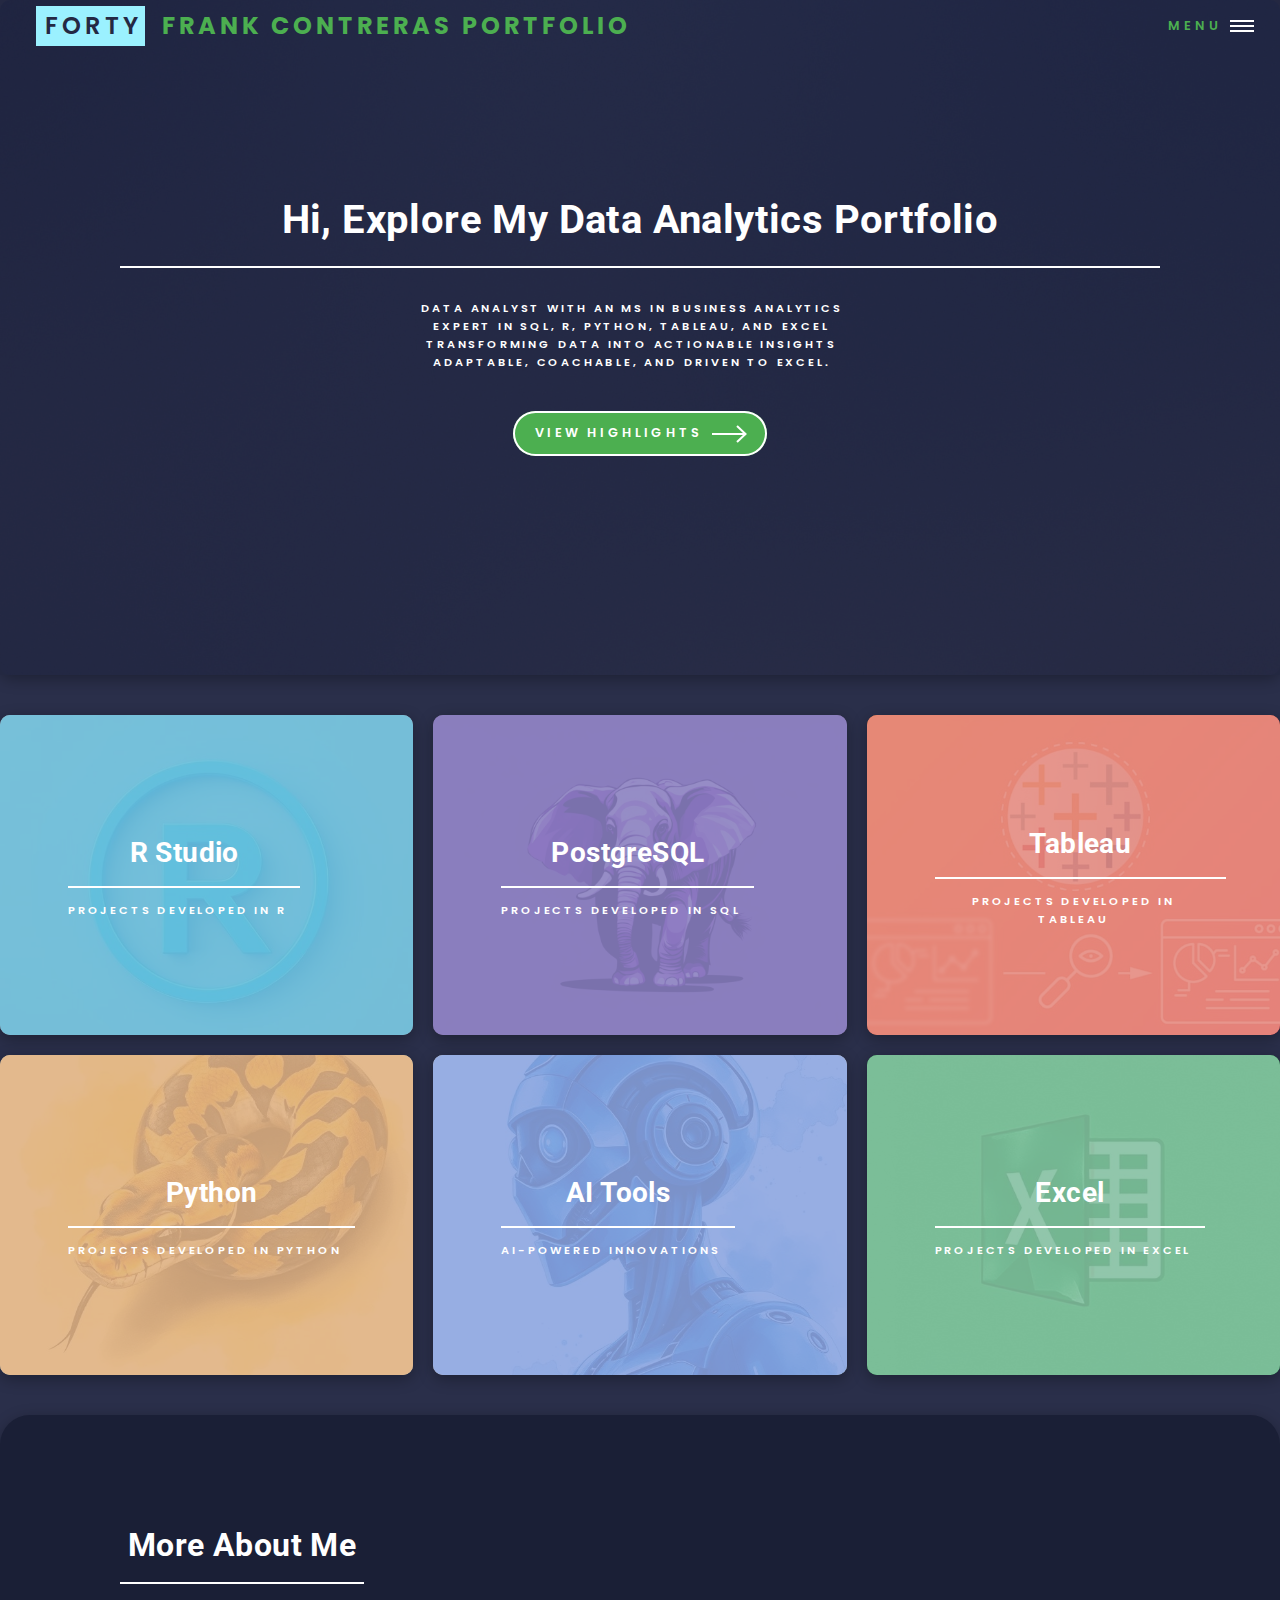
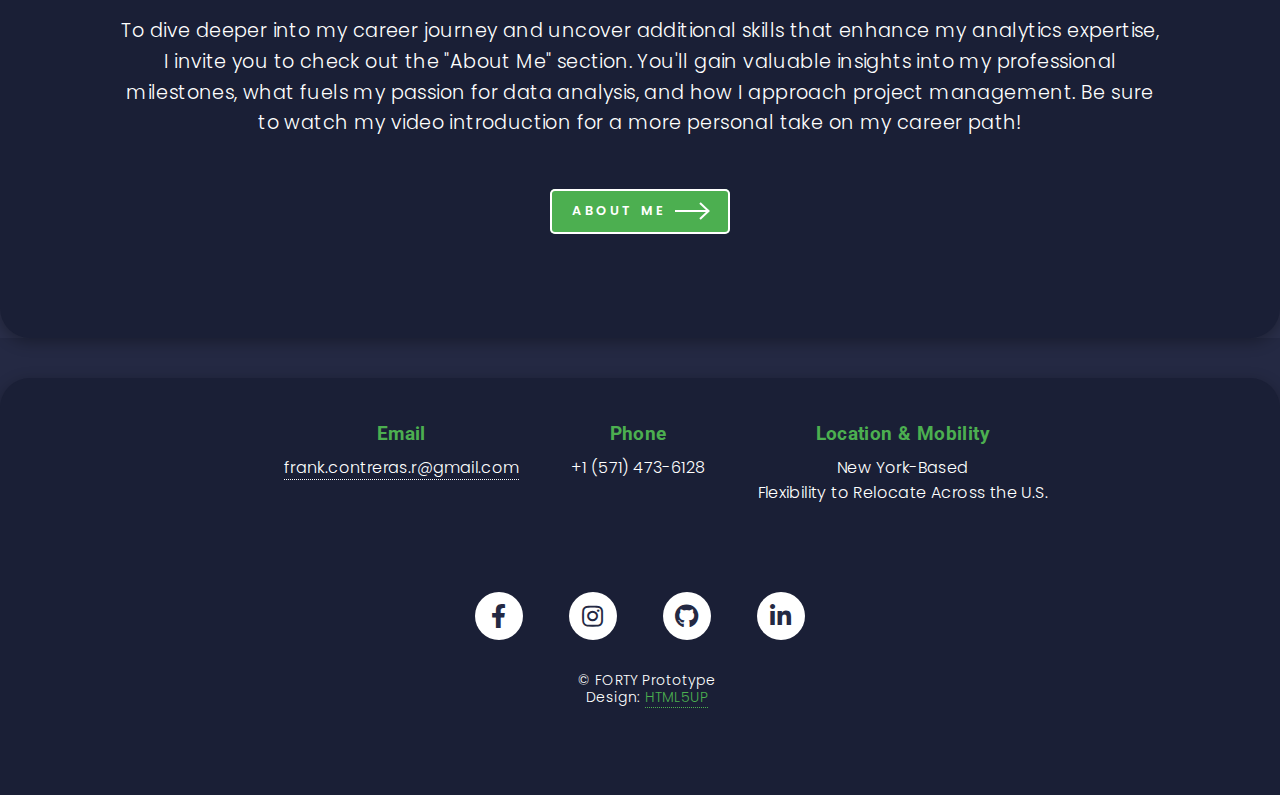
<file: index.html>
<!DOCTYPE HTML>
<!--
	Forty by HTML5 UP
	html5up.net | @ajlkn
	Free for personal and commercial use under the CCA 3.0 license (html5up.net/license)
-->
<html>
	<head>
		<title>Frank Contreras Portfolio</title>
		<meta charset="utf-8" />
		<meta name="viewport" content="width=device-width, initial-scale=1, user-scalable=no" />
		<link href="https://fonts.googleapis.com/css2?family=Roboto:wght@400;500;700&family=Poppins:wght@400;600&display=swap" rel="stylesheet">
		<link rel="stylesheet" href="assets/css/main.css" />
		<noscript><link rel="stylesheet" href="assets/css/noscript.css" /></noscript>
		<style>
			/* General Styles */
			body {
				background-color: #242943;
				color: #ffffff;
				font-family: 'Poppins', sans-serif;
				line-height: 1.6;
			}

			h1, h2, h3 {
				font-family: 'Roboto', sans-serif;
				font-weight: 700;
				color: #ffffff;
			}

			a {
				color: #4CAF50;
				text-decoration: none;
				transition: color 0.3s ease;
			}

			a:hover {
				color: #45a049;
			}

			/* Header */
			#header {
				background-color: #1a1f36;
				padding: 0px 0;
				box-shadow: 0 4px 15px rgba(0, 0, 0, 0.3);
			}

			#header .logo {
				font-size: 1.5em;
				font-weight: bold;
			}

			#header .logo span {
				color: #4CAF50;
			}

			/* Menu */
			#menu {
				background-color: #1a1f36;
				padding: 20px;
				border-radius: 8px;
				box-shadow: 0 4px 15px rgba(0, 0, 0, 0.3);
			}

			#menu .links li a {
				color: #ffffff;
				transition: color 0.3s ease;
			}

			#menu .links li a:hover {
				color: #4CAF50;
			}

			#menu .actions .button {
				background-color: #4CAF50;
				color: #ffffff;
				transition: background-color 0.3s ease;
			}

			#menu .actions .button:hover {
				background-color: #45a049;
			}

			/* Banner */
			#banner {
				background-color: #1a1f36;
				padding: 60px 0;
				text-align: center;
				border-radius: 10px;
				box-shadow: 0 4px 15px rgba(0, 0, 0, 0.3);
			}

			#banner h1 {
				font-size: 2.5em;
				margin-bottom: 20px;
			}

			#banner p {
				font-size: 1.2em;
				margin-bottom: 30px;
			}
			#banner > .inner .content {
				display: flex;
				flex-direction: column; /* Stacks the content vertically */
				align-items: center; /* Centers the content horizontally */
				justify-content: center; /* Centers vertically */
				margin: 0 0 2em 0;
				text-align: center;
			}

			#banner .actions {
				margin-top: 20px; /* Adds space between content and button */
			}	
			#banner .button {
				background-color: #4CAF50;
				color: #ffffff;
				padding: -10px 70px;
				border-radius: 30px;
				transition: background-color 0.3s ease;
				margin-top: 20px; /* Adds margin above the button if needed */
			}

			#banner .button:hover {
				background-color: #45a049;
			}
			
			/* Tiles Section */
			.tiles {
				display: flex;
				flex-wrap: wrap;
				justify-content: space-between;
				gap: 20px;
				padding: 40px 0;
			}

			.tiles article {
				background-color: #1a1f36;
				border-radius: 10px;
				overflow: hidden;
				box-shadow: 0 4px 15px rgba(0, 0, 0, 0.3);
				transition: transform 0.3s ease;
				flex: 1 1 calc(33.333% - 20px);
			}

			.tiles article:hover {
				transform: translateY(-10px);
			}

			.tiles .image {
				display: block;
				width: 100%;
				height: 200px;
				overflow: hidden;
			}

			.tiles .image img {
				width: 100%;
				height: 100%;
				object-fit: cover;
			}

			.tiles .major {
				padding: 20px;
				text-align: center;
			}

			.tiles h3 {
				font-size: 1.5em;
				margin-bottom: 10px;
			}

			.tiles p {
				font-size: 1em;
				color: white;
			}

			/* About Me Section */
			#two {
				background-color: #1a1f36;
				padding: 40px 0;
				text-align: center;
				border-radius: 30px;
				box-shadow: 0 4px 15px rgba(0, 0, 0, 0.3);
				display: flex;
				flex-direction: column; /* Ensures content is stacked vertically */
				align-items: center; /* Centers the content horizontally */
				justify-content: center; /* Centers content vertically */
			}

			#two h2 {
				font-size: 2em;
				margin-bottom: 20px;
			}

			#two p {
				font-size: 1.2em;
				margin-bottom: 30px;
			}

			#two .actions {
				display: flex;
				justify-content: center; /* Centers the button horizontally */
				margin-top: 20px; /* Adds space between the paragraph and the button */
			}

			#two .button {
				background-color: #4CAF50;
				color: #ffffff;
				padding: -10px 90px;
				border-radius: 5px;
				transition: background-color 0.3s ease;
				margin-top: 20px; /* Adds space between content and button */
			}

			#two .button:hover {
				background-color: #45a049;
			}


			/* Contact Section */
			.contact-section {
				display: flex;
				justify-content: center;
				text-align: center;
				padding: 40px 20px;
				background-color: #1a1f36;
				border-radius: 30px;
				box-shadow: 0 4px 15px rgba(0, 0, 0, 0.3);
				color: #ffffff;
				margin-top: 40px;
			}

			.contact-content {
				display: flex;
				gap: 50px;
			}

			.contact-method h3 {
				margin-bottom: 5px;
				font-size: 1.2em;
				color: #4CAF50;
			}

			.contact-method a,
			.contact-method span {
				color: #ffffff;
				text-decoration: none;
				font-size: 1em;
			}

			.contact-method a:hover {
				color: #4CAF50;
				text-decoration: underline;
			}

			/* Footer */
			.footer-section {
				text-align: center;
				padding: 30px 0;
				background-color: #1a1f36;
				margin-top: -80px;
			}

			.icons {
				list-style: none;
				display: flex;
				justify-content: center;
				gap: 30px;
				padding: 0;
			}

			.icons li {
				display: inline-block;
			}

			.icons .icon {
				font-size: 24px;
				color: #4CAF50;
				transition: color 0.3s ease;
			}

			.icons .icon:hover {
				color: #45a049;
			}

			.copyright {
				margin-top: 20px;
				font-size: 14px;
				color: #a0a0a0;
			}
			.copyright p {
			margin: 0;
			line-height: 1.2;
			color: #ffffff;
			}
		</style>
	</head>
	<body class="is-preload">

		<!-- Wrapper -->
			<div id="wrapper">

				<!-- Header -->
					<header id="header" class="alt">
						<a href="index.html" class="logo"><strong>Forty</strong> <span>Frank Contreras Portfolio</span></a>
						<nav>
							<a href="#menu">Menu</a>
						</nav>
					</header>

				<!-- Menu -->
					<nav id="menu">
						<ul class="links">
							<li><a href="index.html">Home</a></li>
							<li><a href="generic.html">About Me</a></li>							
						</ul>
						<ul class="actions stacked">
							<li><a href="https://www.linkedin.com/in/frankcontrerasramos/details/certifications/" class="button primary fit">Explore Certifications</a></li>
							<li><a href="https://nycds.org/donate/" class="button fit">Fair Trial Rights</a></li>
						</ul>
					</nav>

				<!-- Banner -->
					<section id="banner" class="major">
						<div class="inner">
							<header class="major">
								<h1>Hi, Explore My Data Analytics Portfolio</h1>
							</header>
							<div class="content">
								<p> Data Analyst with an MS in Business Analytics<br /> 
									Expert in SQL, R, Python, Tableau, and Excel<br /> 
									Transforming data into actionable insights<br />
									Adaptable, coachable, and driven to excel.</p>
								<ul class="actions">
									<li><a href="#one" class="button next scrolly">View Highlights</a></li>
								</ul>
							</div>
						</div>
					</section>

				<!-- Main -->
					<div id="main">

						<!-- One -->
							<section id="one" class="tiles">
								<article>
									<span class="image">
										<img src="images/Rbanner.jpg" alt="" />
									</span>
									<header class="major">
										<h3><a href="landing.html" class="link">R Studio</a></h3>
										<p>Projects Developed in R</p>
									</header>
								</article>
								<article>
									<span class="image">
										<img src="images/Postgresql.jpg" alt="" />
									</span>
									<header class="major">
										<h3><a href="landing2.html" class="link">PostgreSQL</a></h3>
										<p>Projects Developed in SQL</p>
									</header>
								</article>
								<article>
									<span class="image">
										<img src="images/Tableau.jpg" alt="" />
									</span>
									<header class="major">
										<h3><a href="landing3.html" class="link">Tableau</a></h3>
										<p>Projects Developed in Tableau</p>
									</header>
								</article>
								<article>
									<span class="image">
										<img src="images/Python.jpg" alt="" />
									</span>
									<header class="major">
										<h3><a href="landing4.html" class="link">Python</a></h3>
										<p>Projects Developed in Python</p>
									</header>
								</article>
								<article>
									<span class="image">
										<img src="images/Ai.jpg" alt="" />
									</span>
									<header class="major">
										<h3><a href="landing5.html" class="link">AI Tools</a></h3>
										<p>AI-Powered Innovations</p>
									</header>
								</article>
								<article>
									<span class="image">
										<img src="images/Excel.jpg" alt="" />
									</span>
									<header class="major">
										<h3><a href="landing6.html" class="link">Excel</a></h3>
										<p>Projects Developed in Excel</p>
									</header>
								</article>
							</section>

						<!-- Two -->
							<section id="two">
								<div class="inner">
									<header class="major">
										<h2>More About Me</h2>
									</header>
									<p>To dive deeper into my career journey and uncover additional skills that enhance my analytics expertise, I invite you to check out the "About Me" section. You'll gain valuable insights into my professional milestones, what fuels my passion for data analysis, and how I approach project management. Be sure to watch my video introduction for a more personal take on my career path!</p>
									<ul class="actions">
										<li><a href="generic.html" class="button next">About Me</a></li>
									</ul>
								</div>
							</section>

					</div>

				<!-- Contact -->
				<section class="contact-section">
					<div class="contact-method">
						<h3>Email</h3>
						<a href="mailto:frank.contreras.r@gmail.com">frank.contreras.r@gmail.com</a>
					</div>
					<div class="contact-method">
						<h3>Phone</h3>
						<span>+1 (571) 473-6128</span>
					</div>
					<div class="contact-method">
						<h3>Location & Mobility</h3>
						<span>New York-Based<br /> Flexibility to Relocate Across the U.S.</span>
					</div>
				</section>

				<!-- Footer -->
				<footer class="footer-section">
					<div class="inner">
						<ul class="icons">
							<li><a href="https://www.facebook.com/frank.contreras.927/" class="icon brands alt fa-facebook-f"><span class="label">Facebook</span></a></li>
							<li><a href="https://www.instagram.com/frank.contreras.927/" class="icon brands alt fa-instagram"><span class="label">Instagram</span></a></li>
							<li><a href="https://github.com/FrankCoRa" class="icon brands alt fa-github"><span class="label">GitHub</span></a></li>
							<li><a href="https://www.linkedin.com/in/frankcontrerasramos/" class="icon brands alt fa-linkedin-in"><span class="label">LinkedIn</span></a></li>
						</ul>
						<ul class="copyright">
							<p>&copy; FORTY Prototype</p>
							<p>Design: <a href="https://html5up.net">HTML5UP</a></p>
						</ul>
					</div>
				</footer>

			</div>

		<!-- Scripts -->
			<script src="assets/js/jquery.min.js"></script>
			<script src="assets/js/jquery.scrolly.min.js"></script>
			<script src="assets/js/jquery.scrollex.min.js"></script>
			<script src="assets/js/browser.min.js"></script>
			<script src="assets/js/breakpoints.min.js"></script>
			<script src="assets/js/util.js"></script>
			<script src="assets/js/main.js"></script>

	</body>
</html>
</file>
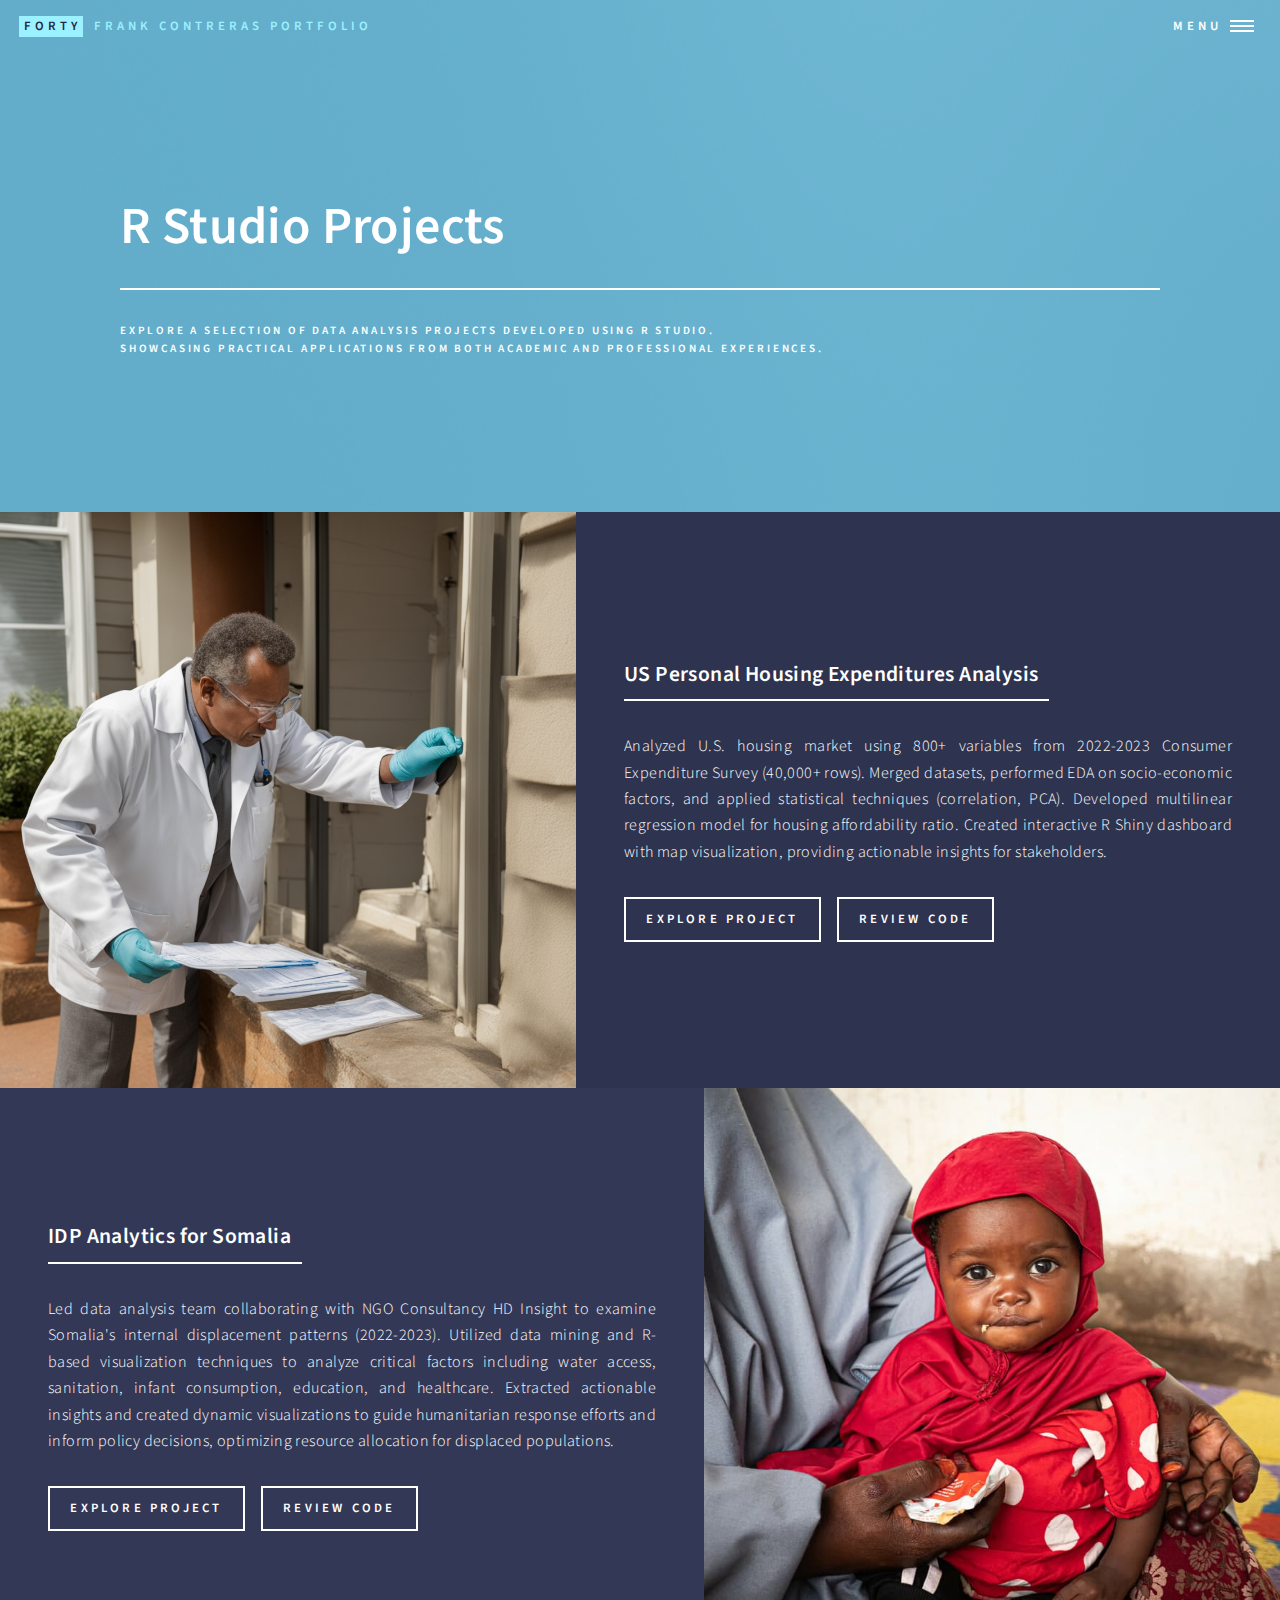
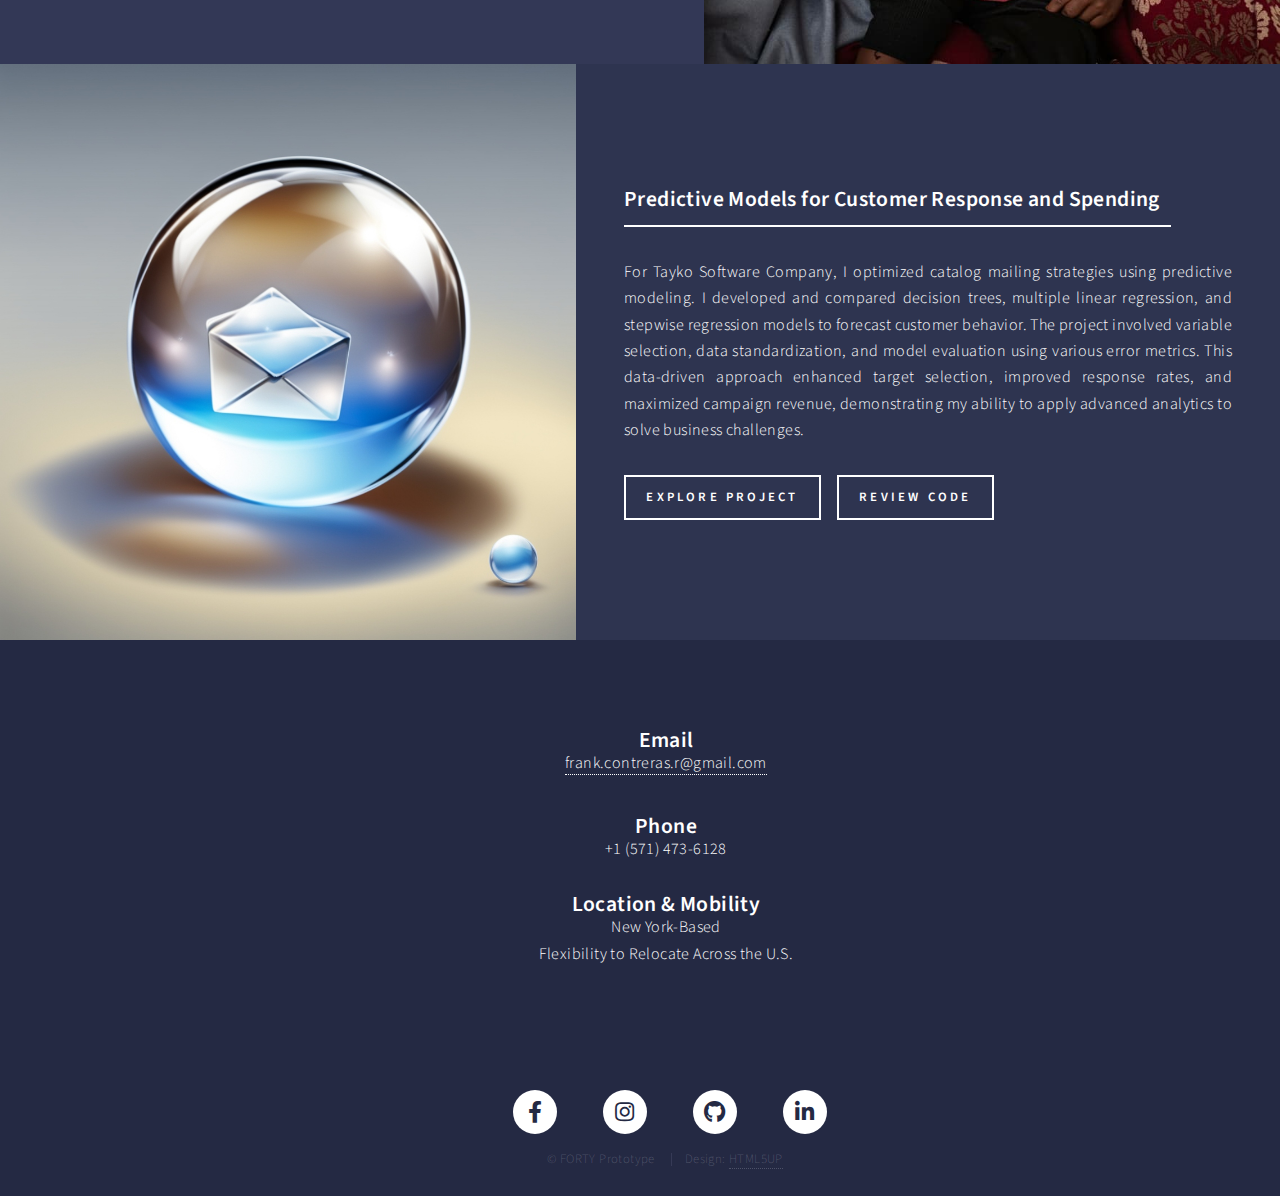
<file: landing.html>
<!DOCTYPE HTML>
<!--
	Forty by HTML5 UP
	html5up.net | @ajlkn
	Free for personal and commercial use under the CCA 3.0 license (html5up.net/license)
-->
<html>
	<head>
		<title>Landing - Forty by HTML5 UP</title>
		<meta charset="utf-8" />
		<meta name="viewport" content="width=device-width, initial-scale=1, user-scalable=no" />
		<link rel="stylesheet" href="assets/css/main.css" />
		<noscript><link rel="stylesheet" href="assets/css/noscript.css" /></noscript>
	</head>
	<body class="is-preload">

		<!-- Wrapper -->
			<div id="wrapper">

				<!-- Header -->
				<!-- Note: The "styleN" class below should match that of the banner element. -->
					<header id="header" class="alt">
						<a href="index.html" class="logo"><strong>Forty</strong> <span>Frank Contreras Portfolio</span></a>
						<nav>
							<a href="#menu">Menu</a>
						</nav>
					</header>

				<!-- Menu -->
					<nav id="menu">
						<ul class="links">
							<li><a href="index.html">Home</a></li>
							<li><a href="generic.html">About Me</a></li>							
						</ul>
						<ul class="actions stacked">
							<li><a href="https://www.linkedin.com/in/frankcontrerasramos/details/certifications/" class="button primary fit">Explore Certifications</a></li>
							<li><a href="https://nycds.org/donate/" class="button fit">Fair Trial Rights</a></li>
							
						</ul>
					</nav>

				<!-- Banner -->
				<!-- Note: The "styleN" class below should match that of the header element. STYLE1=LIGHTBLUE_COLOR -->
					<section id="banner" class="style1">
						<div class="inner">
							<span class="image">
								<img src="images/pic07.jpg" alt="" />
								
							</span>
							<header class="major">
								<h1>R Studio Projects</h1>
							</header>
							<div class="content">
								<p>Explore a selection of data analysis projects developed using R Studio.<br />
									Showcasing practical applications from both academic and professional experiences.</p>
							</div>
						</div>
					</section>

				<!-- Main -->
					<div id="main">
			
						<!-- Two -->
							<section id="two" class="spotlights">
								<section>
									<a class="image">
										<img src="images/Housing.jpg" alt="" data-position="center center" style="width: 100%; height: 100%;" />
									</a>
									<div class="content">
										<div class="inner">
											<header class="major">
												<h3>US Personal Housing Expenditures Analysis</h3>
											</header>
											<p style="text-align: justify;">Analyzed U.S. housing market using 800+ variables from 2022-2023 Consumer Expenditure Survey (40,000+ rows). Merged datasets, performed EDA on socio-economic factors, and applied statistical techniques (correlation, PCA). Developed multilinear regression model for housing affordability ratio. Created interactive R Shiny dashboard with map visualization, providing actionable insights for stakeholders.</p>
											<ul class="actions">
												<li><a href="https://drive.google.com/file/d/1SEZXvOHjMcDMby0EVk0WQ025tL7jhmJ2/view?usp=sharing" class="button" target="_blank">Explore Project</a></li>
												<li><a href="https://github.com/FrankCoRa/Data_Analytics_Project_R" class="button" target="_blank">Review Code</a></li>
											</ul>
										</div>
									</div>
								</section>
								<section>
									<a class="image">
										<img src="images/Somalia.jpg" alt="" data-position="center center" style="width: 100%; height: 100%;" />
										
									</a>
									<div class="content">
										<div class="inner">
											<header class="major">
												<h3>IDP Analytics for Somalia</h3>
											</header>
											<p style="text-align: justify;">Led data analysis team collaborating with NGO Consultancy HD Insight to examine Somalia's internal displacement patterns (2022-2023). Utilized data mining and R-based visualization techniques to analyze critical factors including water access, sanitation, infant consumption, education, and healthcare. Extracted actionable insights and created dynamic visualizations to guide humanitarian response efforts and inform policy decisions, optimizing resource allocation for displaced populations.</p>
											<ul class="actions">
												<li><a href="https://drive.google.com/file/d/157GgIWwQTgwEpvWUiFTz_TGjqlDGRjbr/view?usp=sharing" class="button" target="_blank">Explore Project</a></li>
												<li><a href="https://github.com/FrankCoRa/Somalia_Insights_Project" class="button" target="_blank">Review Code</a></li>
											</ul>
										</div>
									</div>
								</section>
								<section>
									<a class="image">
										<img src="images/Tayko.jpg" alt="" data-position="center center" style="width: 100%; height: 100%;" />
										
									</a>
									<div class="content">
										<div class="inner">
											<header class="major">
												<h3>Predictive Models for Customer Response and Spending</h3>
											</header>
											<p style="text-align: justify;">For Tayko Software Company, I optimized catalog mailing strategies using predictive modeling. I developed and compared decision trees, multiple linear regression, and stepwise regression models to forecast customer behavior. The project involved variable selection, data standardization, and model evaluation using various error metrics. This data-driven approach enhanced target selection, improved response rates, and maximized campaign revenue, demonstrating my ability to apply advanced analytics to solve business challenges.</p>
											<ul class="actions">
												<li><a href="https://drive.google.com/file/d/1Une63ZsUYI7wJq68l7P9GkG-ENAI-oFx/view?usp=sharing" class="button" target="_blank">Explore Project</a></li>
												<li><a href="https://github.com/FrankCoRa/Predictive_Modeling_Project" class="button" target="_blank">Review Code</a></li>
											</ul>
										</div>
									</div>
								</section>
							</section>

					</div>

				<!-- Contact -->
				<section class="split-container">
					<div class="contact-section">
						<section>
							<div class="contact-method">
								<h3>Email</h3>
								<a href="https://mail.google.com/mail/u/0/?tab=rm&ogbl#inbox?compose=CllgCJZdBjcpvDpJVfNhsmKxRScvFkNspFSQgtRFnPgzQWhGccGJBnQRvLmhJVtBPKSPDkTdZDV"target="_blank" rel="noopener noreferrer">frank.contreras.r@gmail.com</a>
							</div>
							
						</section>
						<section>
							<div class="contact-method">
								<h3>Phone</h3>
								<span>+1 (571) 473-6128</span>
							</div>
						</section>
						<section>
							<div class="contact-method">
								<h3>Location & Mobility</h3>
								<span>New York-Based<br /> Flexibility to Relocate Across the U.S.</span>
							</div>
						</section>
																	
					</div>
					<div class="footer-section">
						<!-- Footer -->
						<footer id="footer">
							<div class="inner">
								<ul class="icons">
									<li><a href="https://www.facebook.com/frank.contreras.927/" class="icon brands alt fa-facebook-f"><span class="label">Facebook</span></a></li>
									<li><a href="https://www.instagram.com/frank.contreras.927/" class="icon brands alt fa-instagram"><span class="label">Instagram</span></a></li>
									<li><a href="https://github.com/FrankCoRa" class="icon brands alt fa-github"><span class="label">GitHub</span></a></li>
									<li><a href="https://www.linkedin.com/in/frankcontrerasramos/" class="icon brands alt fa-linkedin-in"><span class="label">LinkedIn</span></a></li>
								</ul>
								<ul class="copyright">
									<li>&copy; FORTY Prototype</li>
									<li style="margin-right: -50px;">Design: <a href="https://html5up.net">HTML5UP</a></li>
								</ul>
								
							</div>
						</footer>
					</div>
					
					<style>/* Container for contact info */
						.contact-section {
							display: flex;
							flex-direction: column;   /* Stack the sections vertically */
							justify-content: center;  /* Center the content vertically */
							align-items: center;      /* Center the content horizontally */
							height: 50vh;            /* Full viewport height for vertical centering */
							text-align: center;       /* Center text inside the sections */
						}
						
						/* Each contact method should have space and be centered */
						.contact-method {
							margin-bottom: 40px; /* Space between each contact method */
						}
						
						/* Optional styling for links */
						.contact-method a {
							text-decoration: none; /* Remove underline from links */
							color: #ffffff;           /* Black text for links, you can customize */
						}
						
						.contact-method span, .contact-method h3 {
							display: block;
							margin: -8px 0; /* Add some space between title and content */
						}
						/* Flexbox container for the footer */
						#footer .inner {
							display: flex;
							flex-direction: column;
							align-items: center;   /* Center align all content */
							justify-content: center;
						}
					
						.icons {
							list-style: none;
							display: flex;
							justify-content: center;   /* Ensure horizontal centering */
							align-items: center;       /* Ensure vertical alignment */
							gap: 30px;                 /* Adjust spacing between icons */
							padding: 0;
							margin: 0px auto;         /* Center horizontally within the container */
							position: relative;        /* Position the icons relative to its container */
							left: 30px;                /* Shift the icons 20px to the right */
						}		

						/* Individual list items (icons) */
						.icons li {
							display: inline-block;
							text-align: center;        /* Center the content inside each list item */
						}

						/* Styling for icons */
						.icons .icon {
							font-size: 22px;           /* Increase the icon size if desired */
						}
					
						/* Optional: Adjust the size of the entire footer section */
						.footer-section {
							text-align: center;
							padding: 0px 0;
							background-color: #242943; /* Optional: Add background color */
						}
					
						/* Styling for copyright text */
						.copyright {
							margin-top: 15px;
						}
					
						/* General reset for margins and padding */
						h3, a, span {
							margin: 0;
							padding: 0;
						}
					</style>
				</section>

			</div>

		<!-- Scripts -->
			<script src="assets/js/jquery.min.js"></script>
			<script src="assets/js/jquery.scrolly.min.js"></script>
			<script src="assets/js/jquery.scrollex.min.js"></script>
			<script src="assets/js/browser.min.js"></script>
			<script src="assets/js/breakpoints.min.js"></script>
			<script src="assets/js/util.js"></script>
			<script src="assets/js/main.js"></script>

	</body>
</html>
</file>
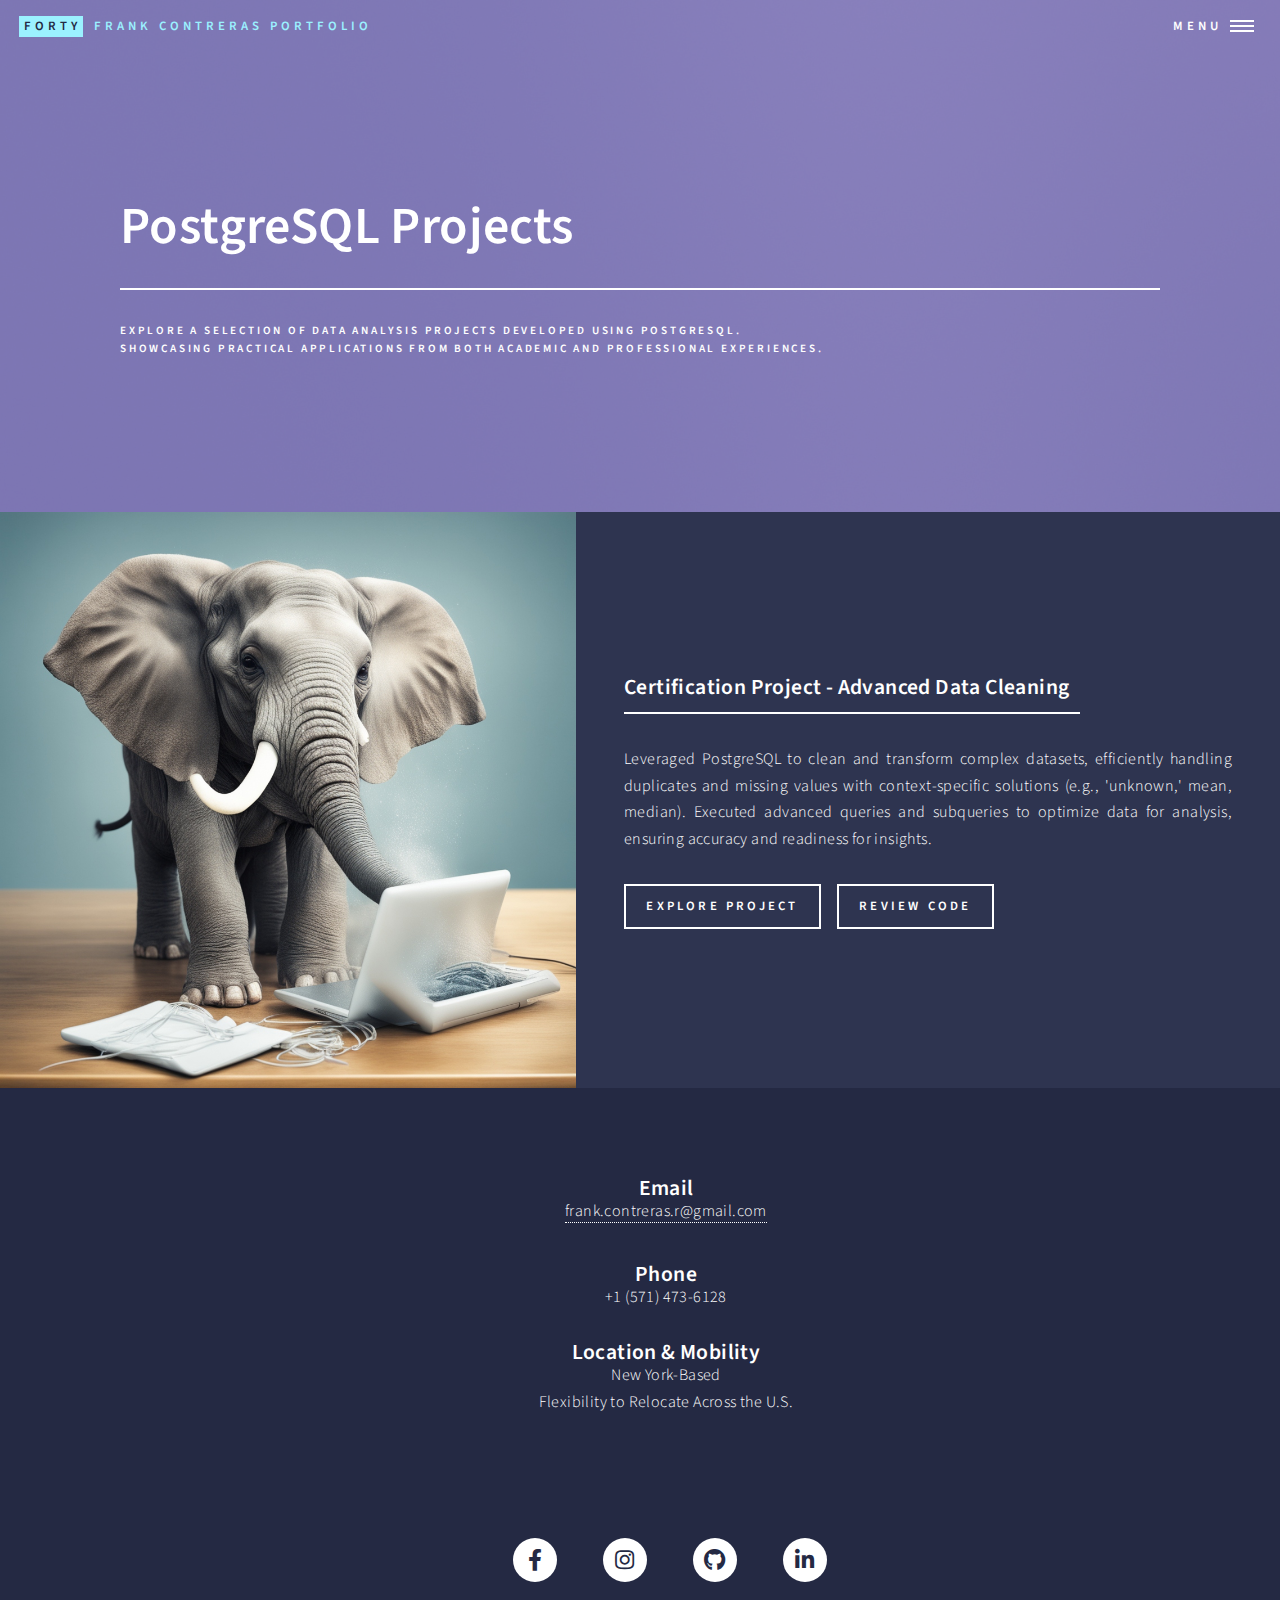
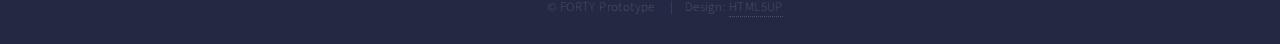
<file: landing2.html>
<!DOCTYPE HTML>
<!--
	Forty by HTML5 UP
	html5up.net | @ajlkn
	Free for personal and commercial use under the CCA 3.0 license (html5up.net/license)
-->
<html>
	<head>
		<title>Landing - Forty by HTML5 UP</title>
		<meta charset="utf-8" />
		<meta name="viewport" content="width=device-width, initial-scale=1, user-scalable=no" />
		<link rel="stylesheet" href="assets/css/main.css" />
		<noscript><link rel="stylesheet" href="assets/css/noscript.css" /></noscript>
	</head>
	<body class="is-preload">

		<!-- Wrapper -->
			<div id="wrapper">

				<!-- Header -->
				<!-- Note: The "styleN" class below should match that of the banner element. -->
					<header id="header" class="alt">
						<a href="index.html" class="logo"><strong>Forty</strong> <span>Frank Contreras Portfolio</span></a>
						<nav>
							<a href="#menu">Menu</a>
						</nav>
					</header>

				<!-- Menu -->
					<nav id="menu">
						<ul class="links">
							<li><a href="index.html">Home</a></li>
							<li><a href="generic.html">About Me</a></li>							
						</ul>
						<ul class="actions stacked">
							<li><a href="https://www.linkedin.com/in/frankcontrerasramos/details/certifications/" class="button primary fit">Explore Certifications</a></li>
							<li><a href="https://nycds.org/donate/" class="button fit">Fair Trial Rights</a></li>
							
						</ul>
					</nav>

				<!-- Banner -->
				<!-- Note: The "styleN" class below should match that of the header element. STYLE1=LIGHTBLUE_COLOR -->
					<section id="banner" class="style2">
						<div class="inner">
							<span class="image">
								<img src="images/pic07.jpg" alt="" />
								
							</span>
							<header class="major">
								<h1>PostgreSQL Projects</h1>
							</header>
							<div class="content">
								<p>Explore a selection of data analysis projects developed using PostgreSQL.<br />
									Showcasing practical applications from both academic and professional experiences.</p>
							</div>
						</div>
					</section>

				<!-- Main -->
					<div id="main">
			
						<!-- Two -->
							<section id="two" class="spotlights">
								<section>
									<a class="image">
										<img src="images/Datacamp.jpg" alt="" data-position="center center" style="width: 100%; height: 100%;" />
									</a>
									<div class="content">
										<div class="inner">
											<header class="major">
												<h3>Certification Project - Advanced Data Cleaning</h3>
											</header>
											<p style="text-align: justify;">Leveraged PostgreSQL to clean and transform complex datasets, efficiently handling duplicates and missing values with context-specific solutions (e.g., 'unknown,' mean, median). Executed advanced queries and subqueries to optimize data for analysis, ensuring accuracy and readiness for insights. </p>
											<ul class="actions">
												<li><a href="https://drive.google.com/file/d/1cDj-tYETdATofArjPKmMIxu_3SsNdsIa/view?usp=sharing" class="button" target="_blank">Explore Project</a></li>
												<li><a href="https://github.com/FrankCoRa/PostreSQL_Cleaning_Project" class="button" target="_blank">Review Code</a></li>
											</ul>
										</div>
									</div>
								</section>
								
							</section>

					</div>

				<!-- Contact -->
				<section class="split-container">
					<div class="contact-section">
						<section>
							<div class="contact-method">
								<h3>Email</h3>
								<a href="https://mail.google.com/mail/u/0/?tab=rm&ogbl#inbox?compose=CllgCJZdBjcpvDpJVfNhsmKxRScvFkNspFSQgtRFnPgzQWhGccGJBnQRvLmhJVtBPKSPDkTdZDV"target="_blank" rel="noopener noreferrer">frank.contreras.r@gmail.com</a>
							</div>
							
						</section>
						<section>
							<div class="contact-method">
								<h3>Phone</h3>
								<span>+1 (571) 473-6128</span>
							</div>
						</section>
						<section>
							<div class="contact-method">
								<h3>Location & Mobility</h3>
								<span>New York-Based<br /> Flexibility to Relocate Across the U.S.</span>
							</div>
						</section>
																	
					</div>
					<div class="footer-section">
						<!-- Footer -->
						<footer id="footer">
							<div class="inner">
								<ul class="icons">
									<li><a href="https://www.facebook.com/frank.contreras.927/" class="icon brands alt fa-facebook-f"><span class="label">Facebook</span></a></li>
									<li><a href="https://www.instagram.com/frank.contreras.927/" class="icon brands alt fa-instagram"><span class="label">Instagram</span></a></li>
									<li><a href="https://github.com/FrankCoRa" class="icon brands alt fa-github"><span class="label">GitHub</span></a></li>
									<li><a href="https://www.linkedin.com/in/frankcontrerasramos/" class="icon brands alt fa-linkedin-in"><span class="label">LinkedIn</span></a></li>
								</ul>
								<ul class="copyright">
									<li>&copy; FORTY Prototype</li>
									<li style="margin-right: -50px;">Design: <a href="https://html5up.net">HTML5UP</a></li>
								</ul>
								
							</div>
						</footer>
					</div>
					
					<style>/* Container for contact info */
						.contact-section {
							display: flex;
							flex-direction: column;   /* Stack the sections vertically */
							justify-content: center;  /* Center the content vertically */
							align-items: center;      /* Center the content horizontally */
							height: 50vh;            /* Full viewport height for vertical centering */
							text-align: center;       /* Center text inside the sections */
						}
						
						/* Each contact method should have space and be centered */
						.contact-method {
							margin-bottom: 40px; /* Space between each contact method */
						}
						
						/* Optional styling for links */
						.contact-method a {
							text-decoration: none; /* Remove underline from links */
							color: #ffffff;           /* Black text for links, you can customize */
						}
						
						.contact-method span, .contact-method h3 {
							display: block;
							margin: -8px 0; /* Add some space between title and content */
						}
						/* Flexbox container for the footer */
						#footer .inner {
							display: flex;
							flex-direction: column;
							align-items: center;   /* Center align all content */
							justify-content: center;
						}
					
						.icons {
							list-style: none;
							display: flex;
							justify-content: center;   /* Ensure horizontal centering */
							align-items: center;       /* Ensure vertical alignment */
							gap: 30px;                 /* Adjust spacing between icons */
							padding: 0;
							margin: 0px auto;         /* Center horizontally within the container */
							position: relative;        /* Position the icons relative to its container */
							left: 30px;                /* Shift the icons 20px to the right */
						}		

						/* Individual list items (icons) */
						.icons li {
							display: inline-block;
							text-align: center;        /* Center the content inside each list item */
						}

						/* Styling for icons */
						.icons .icon {
							font-size: 22px;           /* Increase the icon size if desired */
						}
					
						/* Optional: Adjust the size of the entire footer section */
						.footer-section {
							text-align: center;
							padding: 0px 0;
							background-color: #242943; /* Optional: Add background color */
						}
					
						/* Styling for copyright text */
						.copyright {
							margin-top: 15px;
						}
					
						/* General reset for margins and padding */
						h3, a, span {
							margin: 0;
							padding: 0;
						}
					</style>
				</section>
			</div>

		<!-- Scripts -->
			<script src="assets/js/jquery.min.js"></script>
			<script src="assets/js/jquery.scrolly.min.js"></script>
			<script src="assets/js/jquery.scrollex.min.js"></script>
			<script src="assets/js/browser.min.js"></script>
			<script src="assets/js/breakpoints.min.js"></script>
			<script src="assets/js/util.js"></script>
			<script src="assets/js/main.js"></script>

	</body>
</html>
</file>
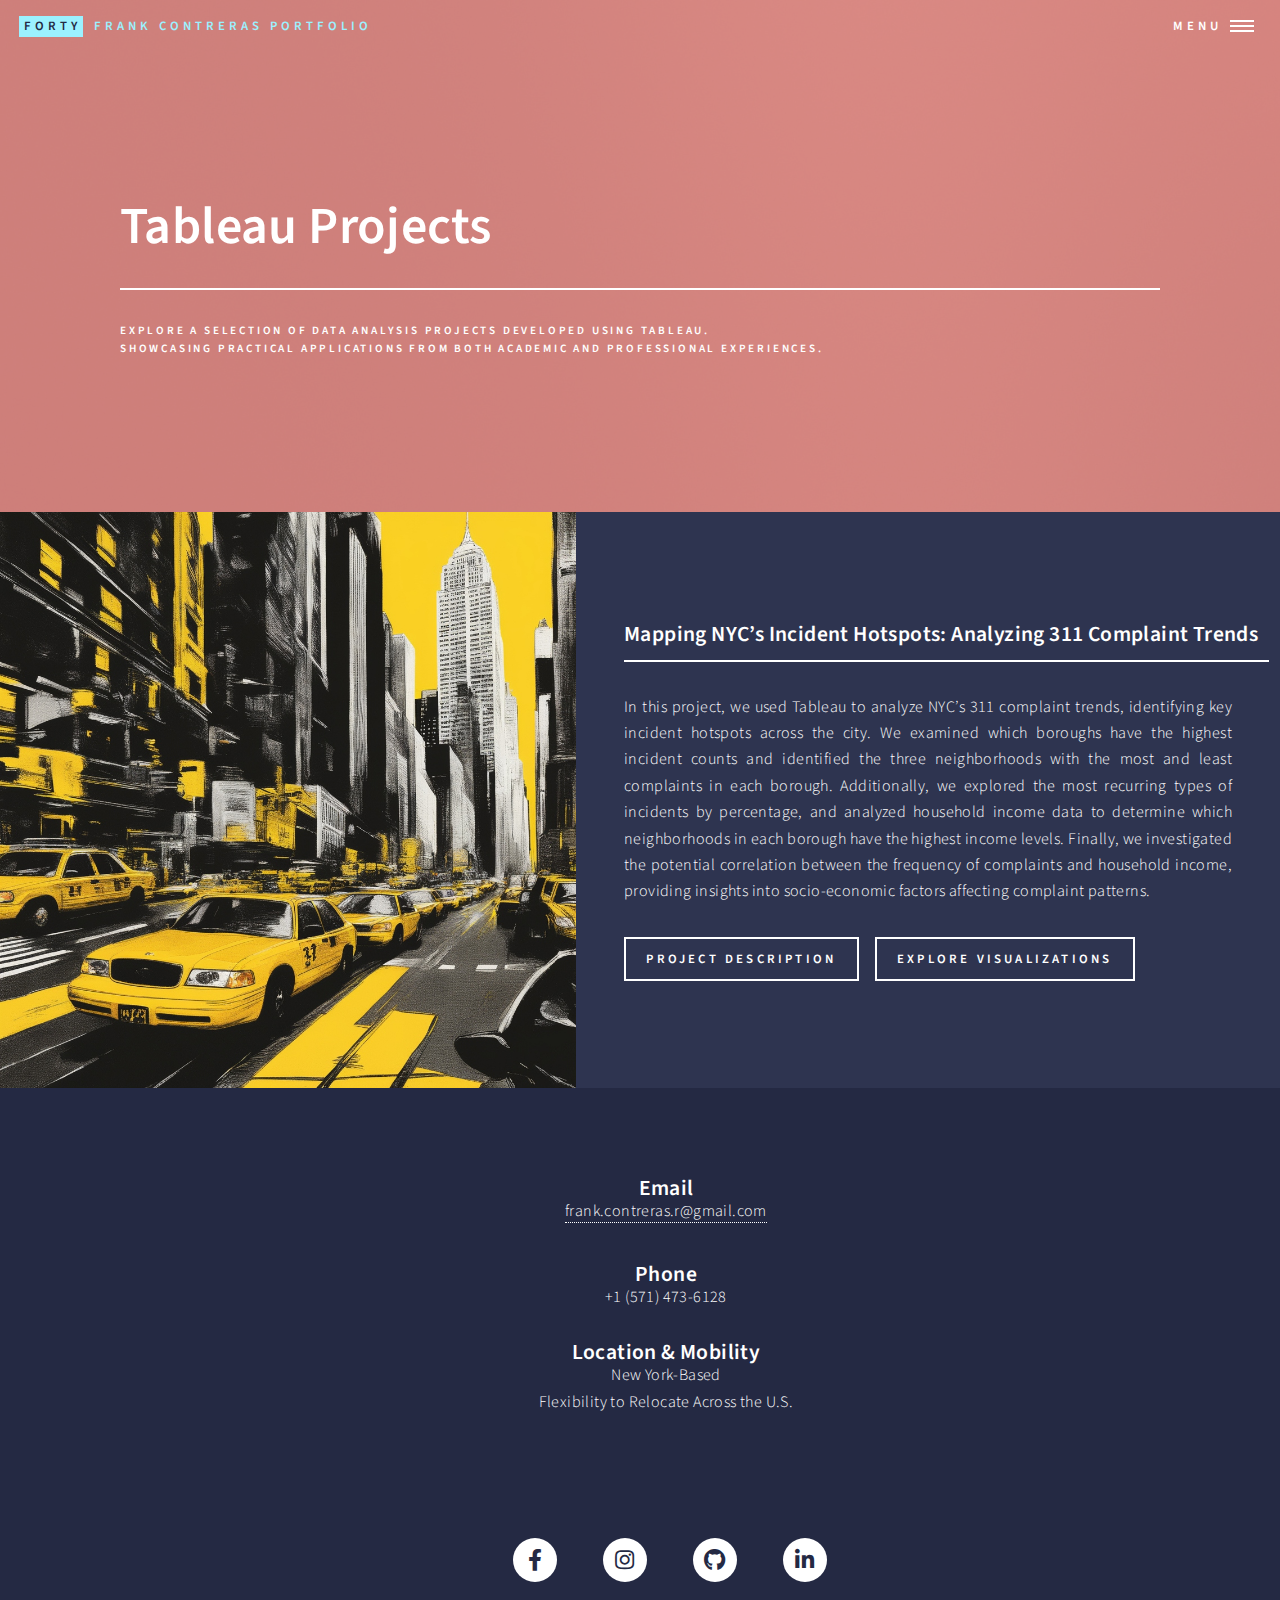
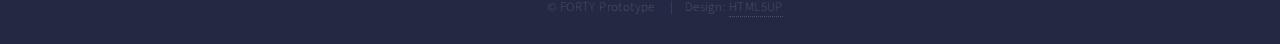
<file: landing3.html>
<!DOCTYPE HTML>
<!--
	Forty by HTML5 UP
	html5up.net | @ajlkn
	Free for personal and commercial use under the CCA 3.0 license (html5up.net/license)
-->
<html>
	<head>
		<title>Landing - Forty by HTML5 UP</title>
		<meta charset="utf-8" />
		<meta name="viewport" content="width=device-width, initial-scale=1, user-scalable=no" />
		<link rel="stylesheet" href="assets/css/main.css" />
		<noscript><link rel="stylesheet" href="assets/css/noscript.css" /></noscript>
	</head>
	<body class="is-preload">

		<!-- Wrapper -->
			<div id="wrapper">

				<!-- Header -->
				<!-- Note: The "styleN" class below should match that of the banner element. -->
					<header id="header" class="alt">
						<a href="index.html" class="logo"><strong>Forty</strong> <span>Frank Contreras Portfolio</span></a>
						<nav>
							<a href="#menu">Menu</a>
						</nav>
					</header>

				<!-- Menu -->
					<nav id="menu">
						<ul class="links">
							<li><a href="index.html">Home</a></li>
							<li><a href="generic.html">About Me</a></li>							
						</ul>
						<ul class="actions stacked">
							<li><a href="https://www.linkedin.com/in/frankcontrerasramos/details/certifications/" class="button primary fit">Explore Certifications</a></li>
							<li><a href="https://nycds.org/donate/" class="button fit">Fair Trial Rights</a></li>
							
						</ul>
					</nav>

				<!-- Banner -->
				<!-- Note: The "styleN" class below should match that of the header element. STYLE1=LIGHTBLUE_COLOR -->
					<section id="banner" class="style3">
						<div class="inner">
							<span class="image">
								<img src="images/pic07.jpg" alt="" />
								
							</span>
							<header class="major">
								<h1>Tableau Projects</h1>
							</header>
							<div class="content">
								<p>Explore a selection of data analysis projects developed using Tableau.<br />
									Showcasing practical applications from both academic and professional experiences.</p>
							</div>
						</div>
					</section>

				<!-- Main -->
					<div id="main">
			
						<!-- Two -->
							<section id="two" class="spotlights">
								<section>
									<a class="image">
										<img src="images/311.jpg" alt="" data-position="center center" style="width: 100%; height: 100%;" />
									</a>
									<div class="content">
										<div class="inner">
											<header class="major">
												<h3>Mapping NYC’s Incident Hotspots: Analyzing 311 Complaint Trends</h3>
											</header>
											<p style="text-align: justify;">In this project, we used Tableau to analyze NYC’s 311 complaint trends, identifying key incident hotspots across the city. We examined which boroughs have the highest incident counts and identified the three neighborhoods with the most and least complaints in each borough. Additionally, we explored the most recurring types of incidents by percentage, and analyzed household income data to determine which neighborhoods in each borough have the highest income levels. Finally, we investigated the potential correlation between the frequency of complaints and household income, providing insights into socio-economic factors affecting complaint patterns.</p>
											<ul class="actions">
												<li><a href="https://drive.google.com/file/d/1i6M9mDDr-WK_m27KXU9cjEAm2fzg6Hjg/view?usp=sharing" class="button" target="_blank">Project Description</a></li>
												<li><a href="https://github.com/FrankCoRa/Tableau_Visualization_Project" class="button" target="_blank">Explore Visualizations</a></li>
											</ul>
										</div>
									</div>
								</section>
								
							</section>

					</div>

				<!-- Contact -->
				<section class="split-container">
					<div class="contact-section">
						<section>
							<div class="contact-method">
								<h3>Email</h3>
								<a href="https://mail.google.com/mail/u/0/?tab=rm&ogbl#inbox?compose=CllgCJZdBjcpvDpJVfNhsmKxRScvFkNspFSQgtRFnPgzQWhGccGJBnQRvLmhJVtBPKSPDkTdZDV"target="_blank" rel="noopener noreferrer">frank.contreras.r@gmail.com</a>
							</div>
							
						</section>
						<section>
							<div class="contact-method">
								<h3>Phone</h3>
								<span>+1 (571) 473-6128</span>
							</div>
						</section>
						<section>
							<div class="contact-method">
								<h3>Location & Mobility</h3>
								<span>New York-Based<br /> Flexibility to Relocate Across the U.S.</span>
							</div>
						</section>
																	
					</div>
					<div class="footer-section">
						<!-- Footer -->
						<footer id="footer">
							<div class="inner">
								<ul class="icons">
									<li><a href="https://www.facebook.com/frank.contreras.927/" class="icon brands alt fa-facebook-f"><span class="label">Facebook</span></a></li>
									<li><a href="https://www.instagram.com/frank.contreras.927/" class="icon brands alt fa-instagram"><span class="label">Instagram</span></a></li>
									<li><a href="https://github.com/FrankCoRa" class="icon brands alt fa-github"><span class="label">GitHub</span></a></li>
									<li><a href="https://www.linkedin.com/in/frankcontrerasramos/" class="icon brands alt fa-linkedin-in"><span class="label">LinkedIn</span></a></li>
								</ul>
								<ul class="copyright">
									<li>&copy; FORTY Prototype</li>
									<li style="margin-right: -50px;">Design: <a href="https://html5up.net">HTML5UP</a></li>
								</ul>
								
							</div>
						</footer>
					</div>
					
					<style>/* Container for contact info */
						.contact-section {
							display: flex;
							flex-direction: column;   /* Stack the sections vertically */
							justify-content: center;  /* Center the content vertically */
							align-items: center;      /* Center the content horizontally */
							height: 50vh;            /* Full viewport height for vertical centering */
							text-align: center;       /* Center text inside the sections */
						}
						
						/* Each contact method should have space and be centered */
						.contact-method {
							margin-bottom: 40px; /* Space between each contact method */
						}
						
						/* Optional styling for links */
						.contact-method a {
							text-decoration: none; /* Remove underline from links */
							color: #ffffff;           /* Black text for links, you can customize */
						}
						
						.contact-method span, .contact-method h3 {
							display: block;
							margin: -8px 0; /* Add some space between title and content */
						}
						/* Flexbox container for the footer */
						#footer .inner {
							display: flex;
							flex-direction: column;
							align-items: center;   /* Center align all content */
							justify-content: center;
						}
					
						.icons {
							list-style: none;
							display: flex;
							justify-content: center;   /* Ensure horizontal centering */
							align-items: center;       /* Ensure vertical alignment */
							gap: 30px;                 /* Adjust spacing between icons */
							padding: 0;
							margin: 0px auto;         /* Center horizontally within the container */
							position: relative;        /* Position the icons relative to its container */
							left: 30px;                /* Shift the icons 20px to the right */
						}		

						/* Individual list items (icons) */
						.icons li {
							display: inline-block;
							text-align: center;        /* Center the content inside each list item */
						}

						/* Styling for icons */
						.icons .icon {
							font-size: 22px;           /* Increase the icon size if desired */
						}
					
						/* Optional: Adjust the size of the entire footer section */
						.footer-section {
							text-align: center;
							padding: 0px 0;
							background-color: #242943; /* Optional: Add background color */
						}
					
						/* Styling for copyright text */
						.copyright {
							margin-top: 15px;
						}
					
						/* General reset for margins and padding */
						h3, a, span {
							margin: 0;
							padding: 0;
						}
					</style>
				</section>
			</div>

		<!-- Scripts -->
			<script src="assets/js/jquery.min.js"></script>
			<script src="assets/js/jquery.scrolly.min.js"></script>
			<script src="assets/js/jquery.scrollex.min.js"></script>
			<script src="assets/js/browser.min.js"></script>
			<script src="assets/js/breakpoints.min.js"></script>
			<script src="assets/js/util.js"></script>
			<script src="assets/js/main.js"></script>

	</body>
</html>
</file>
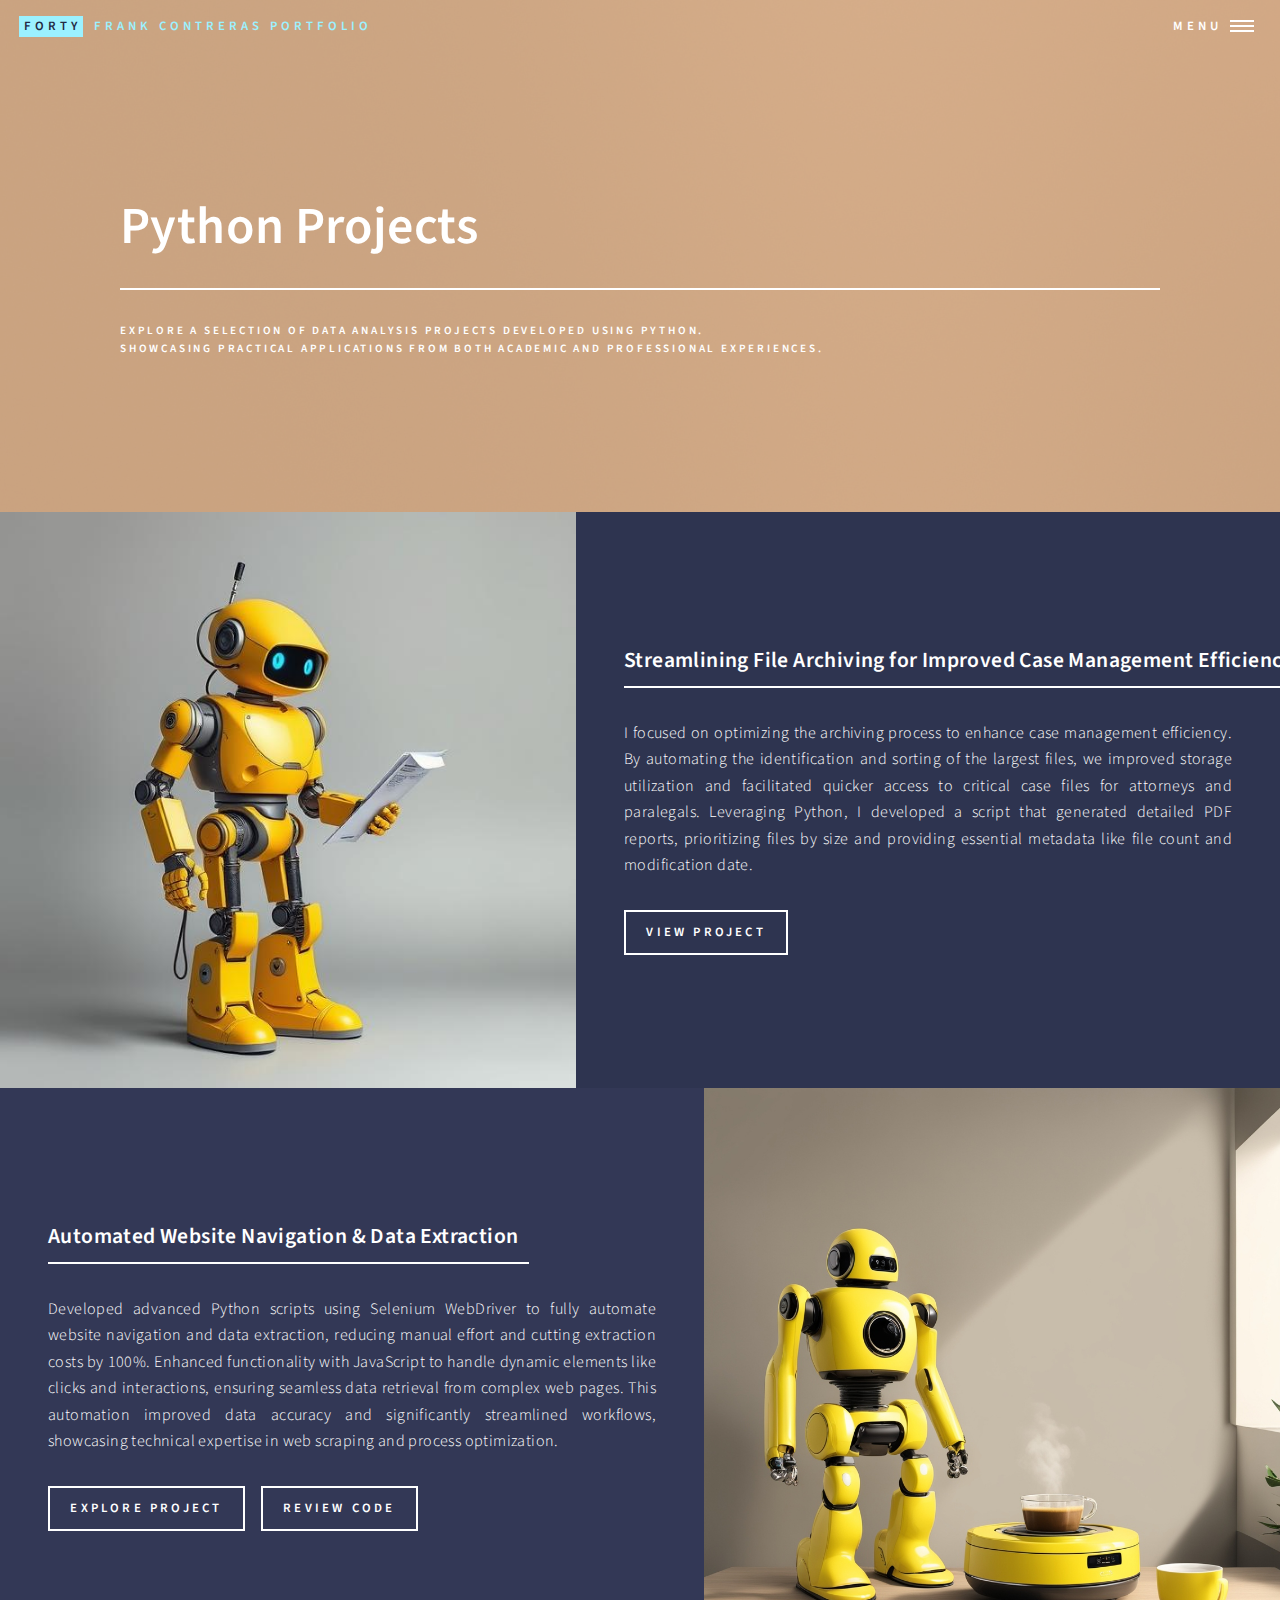
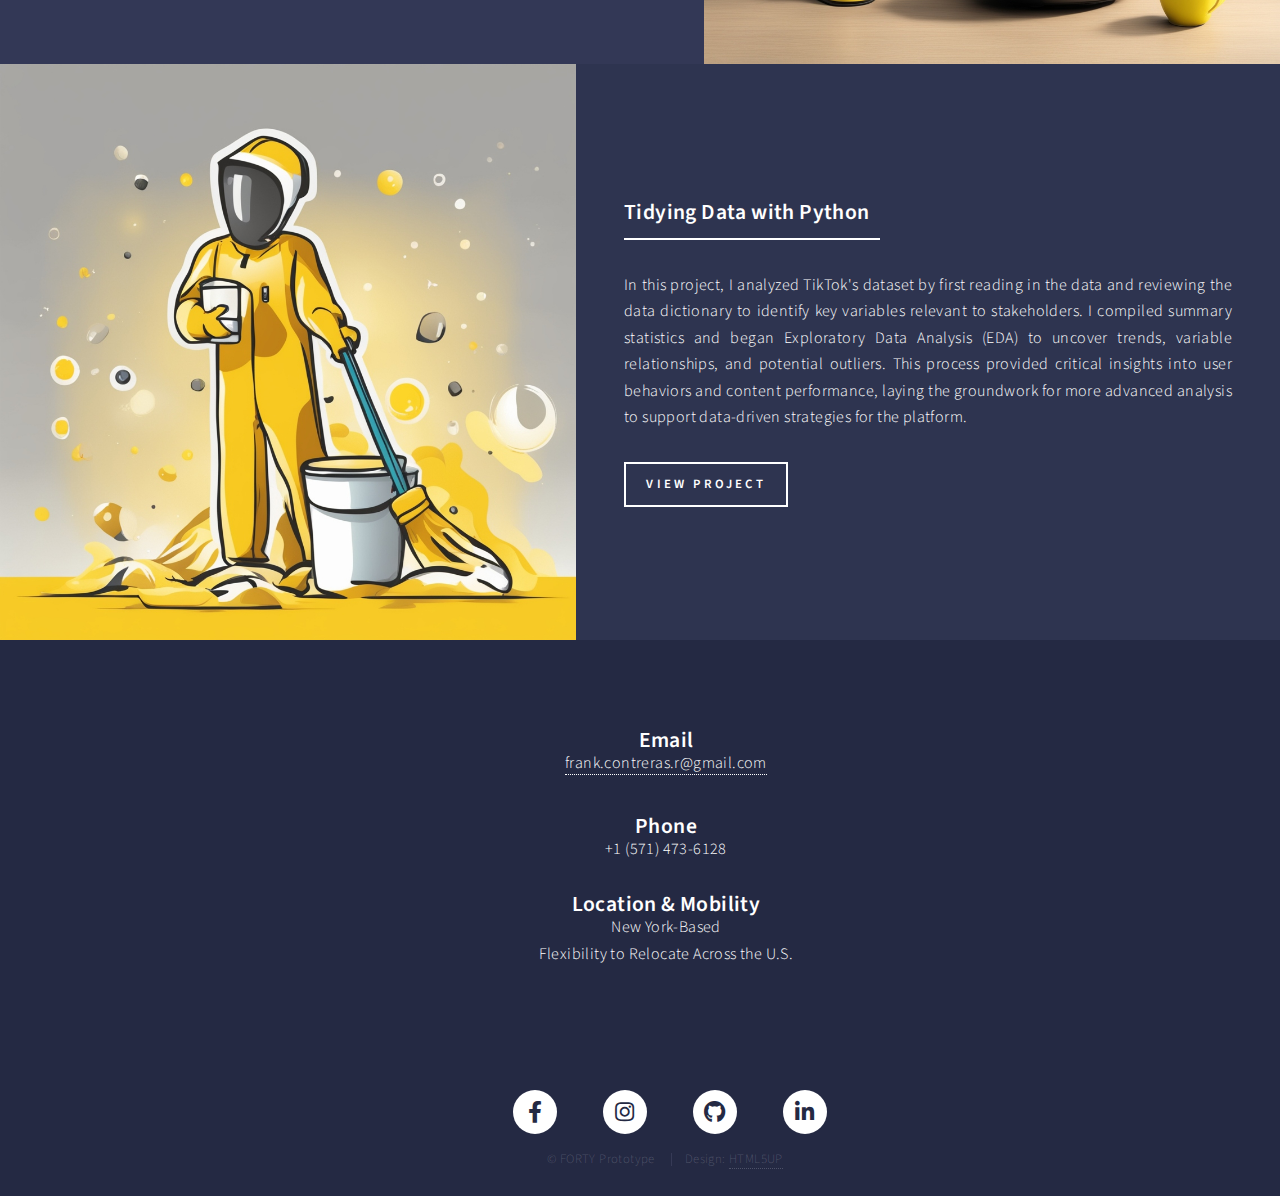
<file: landing4.html>
<!DOCTYPE HTML>
<!--
	Forty by HTML5 UP
	html5up.net | @ajlkn
	Free for personal and commercial use under the CCA 3.0 license (html5up.net/license)
-->
<html>
	<head>
		<title>Landing - Forty by HTML5 UP</title>
		<meta charset="utf-8" />
		<meta name="viewport" content="width=device-width, initial-scale=1, user-scalable=no" />
		<link rel="stylesheet" href="assets/css/main.css" />
		<noscript><link rel="stylesheet" href="assets/css/noscript.css" /></noscript>
	</head>
	<body class="is-preload">

		<!-- Wrapper -->
			<div id="wrapper">

				<!-- Header -->
				<!-- Note: The "styleN" class below should match that of the banner element. -->
					<header id="header" class="alt">
						<a href="index.html" class="logo"><strong>Forty</strong> <span>Frank Contreras Portfolio</span></a>
						<nav>
							<a href="#menu">Menu</a>
						</nav>
					</header>

				<!-- Menu -->
					<nav id="menu">
						<ul class="links">
							<li><a href="index.html">Home</a></li>
							<li><a href="generic.html">About Me</a></li>							
						</ul>
						<ul class="actions stacked">
							<li><a href="https://www.linkedin.com/in/frankcontrerasramos/details/certifications/" class="button primary fit">Explore Certifications</a></li>
							<li><a href="https://nycds.org/donate/" class="button fit">Fair Trial Rights</a></li>
							
						</ul>
					</nav>

				<!-- Banner -->
				<!-- Note: The "styleN" class below should match that of the header element. STYLE1=LIGHTBLUE_COLOR -->
					<section id="banner" class="style4">
						<div class="inner">
							<span class="image">
								<img src="images/pic07.jpg" alt="" />
								
							</span>
							<header class="major">
								<h1>Python Projects</h1>
							</header>
							<div class="content">
								<p>Explore a selection of data analysis projects developed using Python.<br />
									Showcasing practical applications from both academic and professional experiences.</p>
							</div>
						</div>
					</section>

				<!-- Main -->
					<div id="main">
			
						<!-- Two -->
							<section id="two" class="spotlights">
								<section>
									<a class="image">
										<img src="images/Report.jpg" alt="" data-position="center center" style="width: 100%; height: 100%;" />
									</a>
									<div class="content">
										<div class="inner">
											<header class="major">
												<h3>Streamlining File Archiving for Improved Case Management Efficiency</h3>
											</header>
											<p style="text-align: justify;">I focused on optimizing the archiving process to enhance case management efficiency. By automating the identification and sorting of the largest files, we improved storage utilization and facilitated quicker access to critical case files for attorneys and paralegals. Leveraging Python, I developed a script that generated detailed PDF reports, prioritizing files by size and providing essential metadata like file count and modification date.</p>
											<ul class="actions">
												<li><a href="https://github.com/FrankCoRa/Report_Generator/" class="button" target="_blank">View Project</a></li>
											
											</ul>
										</div>
									</div>
								</section>
								<section>
									<a class="image">
										<img src="images/Scraping.jpg" alt="" data-position="center center" style="width: 100%; height: 100%;" />
									</a>
									<div class="content">
										<div class="inner">
											<header class="major">
												<h3>Automated Website Navigation & Data Extraction</h3>
											</header>
											<p style="text-align: justify;">Developed advanced Python scripts using Selenium WebDriver to fully automate website navigation and data extraction, reducing manual effort and cutting extraction costs by 100%. Enhanced functionality with JavaScript to handle dynamic elements like clicks and interactions, ensuring seamless data retrieval from complex web pages. This automation improved data accuracy and significantly streamlined workflows, showcasing technical expertise in web scraping and process optimization.</p>
											<ul class="actions">
												<li><a href="https://drive.google.com/file/d/1sT9Dexb3vpuxF7H1CU7L-pXF9TYNkfMY/view?usp=sharing" class="button" target="_blank">Explore Project</a></li>
												<li><a href="https://github.com/FrankCoRa/Python_Automation_Project" class="button" target="_blank">Review Code</a></li>
											
											</ul>
										</div>
									</div>
								</section>
								<section>
									<a class="image">
										<img src="images/Python_tidying.jpg" alt="" data-position="center center" style="width: 100%; height: 100%;" />
										
									</a>
									<div class="content">
										<div class="inner">
											<header class="major">
												<h3>Tidying Data with Python</h3>
											</header>
											<p style="text-align: justify;">In this project, I analyzed TikTok's dataset by first reading in the data and reviewing the data dictionary to identify key variables relevant to stakeholders. I compiled summary statistics and began Exploratory Data Analysis (EDA) to uncover trends, variable relationships, and potential outliers. This process provided critical insights into user behaviors and content performance, laying the groundwork for more advanced analysis to support data-driven strategies for the platform.</p>
											<ul class="actions">
												<li><a href="https://github.com/FrankCoRa/TidyingData_Python" class="button" target="_blank">View Project</a></li>
												
											</ul>
										</div>
									</div>
								</section>
							</section>

					</div>

				<!-- Contact -->
				<section class="split-container">
					<div class="contact-section">
						<section>
							<div class="contact-method">
								<h3>Email</h3>
								<a href="https://mail.google.com/mail/u/0/?tab=rm&ogbl#inbox?compose=CllgCJZdBjcpvDpJVfNhsmKxRScvFkNspFSQgtRFnPgzQWhGccGJBnQRvLmhJVtBPKSPDkTdZDV"target="_blank" rel="noopener noreferrer">frank.contreras.r@gmail.com</a>
							</div>
							
						</section>
						<section>
							<div class="contact-method">
								<h3>Phone</h3>
								<span>+1 (571) 473-6128</span>
							</div>
						</section>
						<section>
							<div class="contact-method">
								<h3>Location & Mobility</h3>
								<span>New York-Based<br /> Flexibility to Relocate Across the U.S.</span>
							</div>
						</section>
																	
					</div>
					<div class="footer-section">
						<!-- Footer -->
						<footer id="footer">
							<div class="inner">
								<ul class="icons">
									<li><a href="https://www.facebook.com/frank.contreras.927/" class="icon brands alt fa-facebook-f"><span class="label">Facebook</span></a></li>
									<li><a href="https://www.instagram.com/frank.contreras.927/" class="icon brands alt fa-instagram"><span class="label">Instagram</span></a></li>
									<li><a href="https://github.com/FrankCoRa" class="icon brands alt fa-github"><span class="label">GitHub</span></a></li>
									<li><a href="https://www.linkedin.com/in/frankcontrerasramos/" class="icon brands alt fa-linkedin-in"><span class="label">LinkedIn</span></a></li>
								</ul>
								<ul class="copyright">
									<li>&copy; FORTY Prototype</li>
									<li style="margin-right: -50px;">Design: <a href="https://html5up.net">HTML5UP</a></li>
								</ul>
								
							</div>
						</footer>
					</div>
					
					<style>/* Container for contact info */
						.contact-section {
							display: flex;
							flex-direction: column;   /* Stack the sections vertically */
							justify-content: center;  /* Center the content vertically */
							align-items: center;      /* Center the content horizontally */
							height: 50vh;            /* Full viewport height for vertical centering */
							text-align: center;       /* Center text inside the sections */
						}
						
						/* Each contact method should have space and be centered */
						.contact-method {
							margin-bottom: 40px; /* Space between each contact method */
						}
						
						/* Optional styling for links */
						.contact-method a {
							text-decoration: none; /* Remove underline from links */
							color: #ffffff;           /* Black text for links, you can customize */
						}
						
						.contact-method span, .contact-method h3 {
							display: block;
							margin: -8px 0; /* Add some space between title and content */
						}
						/* Flexbox container for the footer */
						#footer .inner {
							display: flex;
							flex-direction: column;
							align-items: center;   /* Center align all content */
							justify-content: center;
						}
					
						.icons {
							list-style: none;
							display: flex;
							justify-content: center;   /* Ensure horizontal centering */
							align-items: center;       /* Ensure vertical alignment */
							gap: 30px;                 /* Adjust spacing between icons */
							padding: 0;
							margin: 0px auto;         /* Center horizontally within the container */
							position: relative;        /* Position the icons relative to its container */
							left: 30px;                /* Shift the icons 20px to the right */
						}		

						/* Individual list items (icons) */
						.icons li {
							display: inline-block;
							text-align: center;        /* Center the content inside each list item */
						}

						/* Styling for icons */
						.icons .icon {
							font-size: 22px;           /* Increase the icon size if desired */
						}
					
						/* Optional: Adjust the size of the entire footer section */
						.footer-section {
							text-align: center;
							padding: 0px 0;
							background-color: #242943; /* Optional: Add background color */
						}
					
						/* Styling for copyright text */
						.copyright {
							margin-top: 15px;
						}
					
						/* General reset for margins and padding */
						h3, a, span {
							margin: 0;
							padding: 0;
						}
					</style>
				</section>
			</div>

		<!-- Scripts -->
			<script src="assets/js/jquery.min.js"></script>
			<script src="assets/js/jquery.scrolly.min.js"></script>
			<script src="assets/js/jquery.scrollex.min.js"></script>
			<script src="assets/js/browser.min.js"></script>
			<script src="assets/js/breakpoints.min.js"></script>
			<script src="assets/js/util.js"></script>
			<script src="assets/js/main.js"></script>

	</body>
</html>
</file>
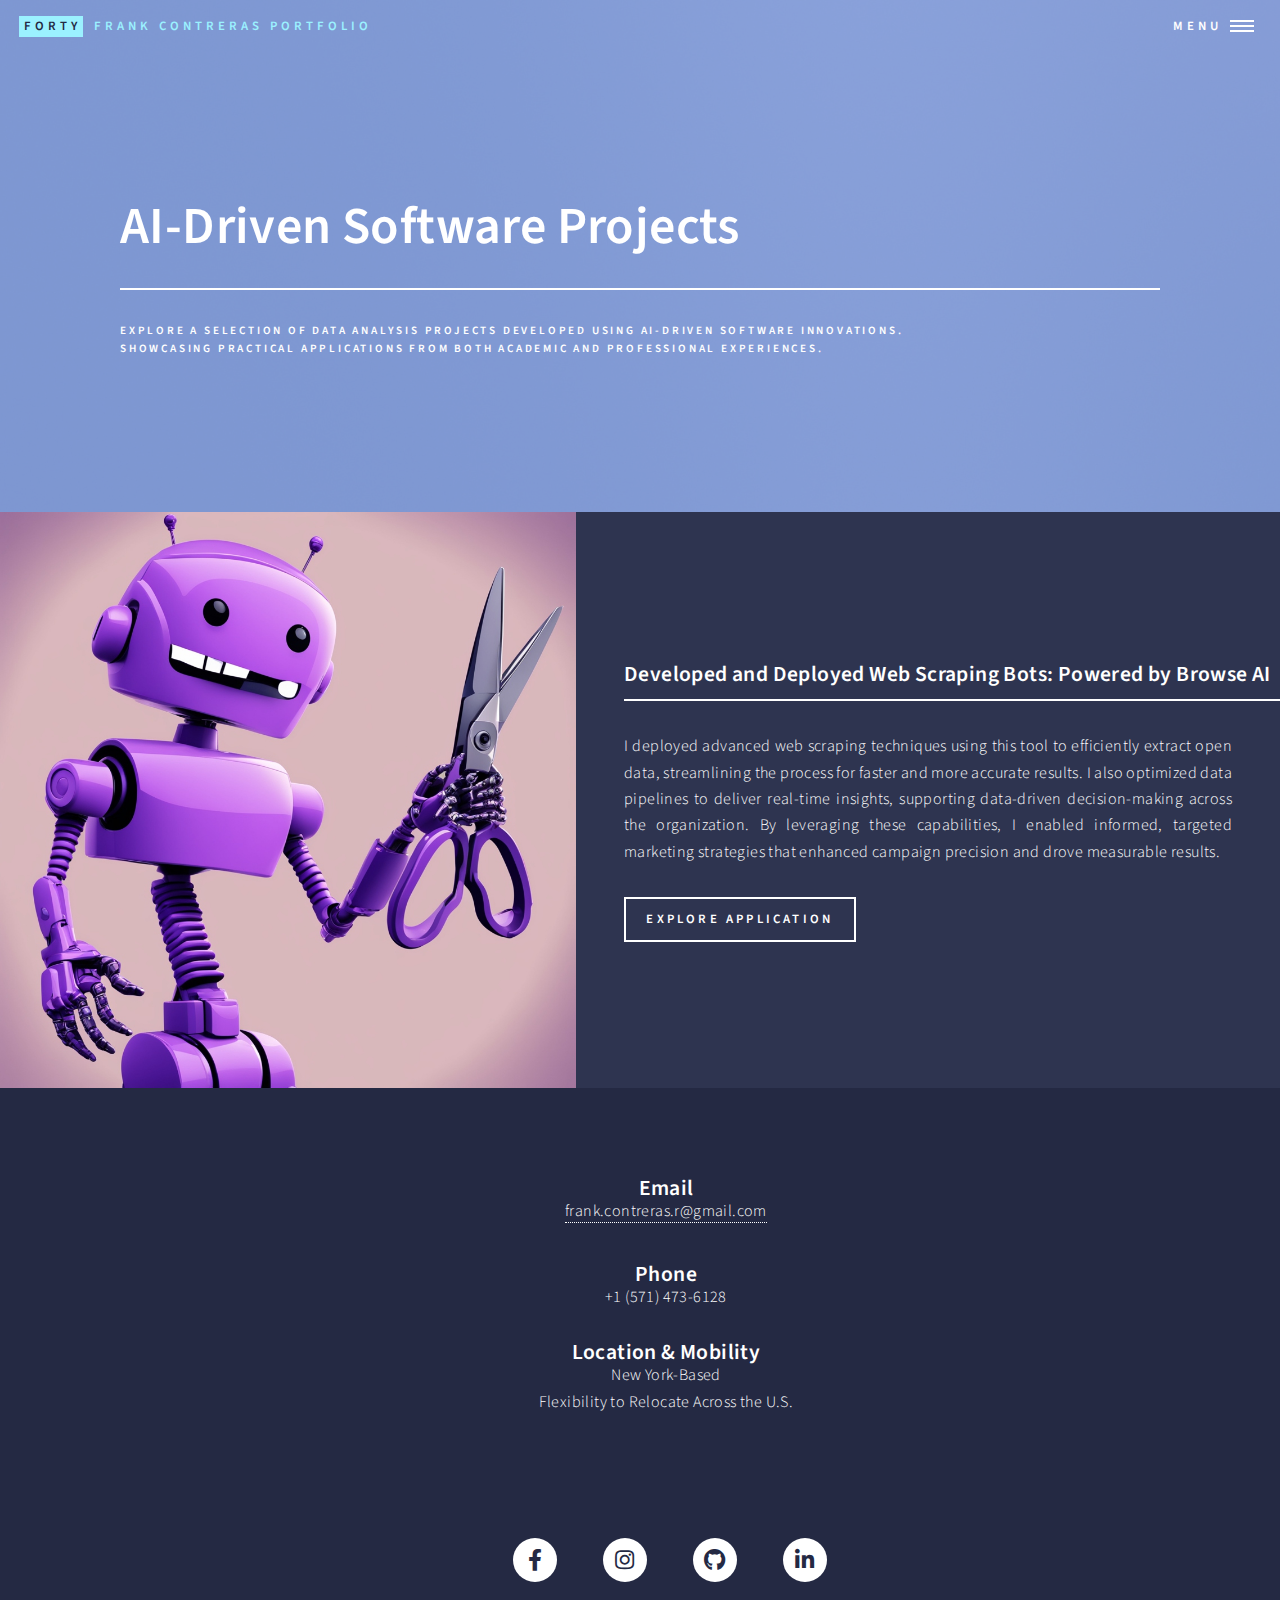
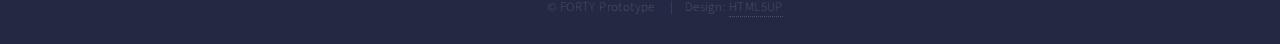
<file: landing5.html>
<!DOCTYPE HTML>
<!--
	Forty by HTML5 UP
	html5up.net | @ajlkn
	Free for personal and commercial use under the CCA 3.0 license (html5up.net/license)
-->
<html>
	<head>
		<title>Landing - Forty by HTML5 UP</title>
		<meta charset="utf-8" />
		<meta name="viewport" content="width=device-width, initial-scale=1, user-scalable=no" />
		<link rel="stylesheet" href="assets/css/main.css" />
		<noscript><link rel="stylesheet" href="assets/css/noscript.css" /></noscript>
	</head>
	<body class="is-preload">

		<!-- Wrapper -->
			<div id="wrapper">

				<!-- Header -->
				<!-- Note: The "styleN" class below should match that of the banner element. -->
					<header id="header" class="alt">
						<a href="index.html" class="logo"><strong>Forty</strong> <span>Frank Contreras Portfolio</span></a>
						<nav>
							<a href="#menu">Menu</a>
						</nav>
					</header>

				<!-- Menu -->
					<nav id="menu">
						<ul class="links">
							<li><a href="index.html">Home</a></li>
							<li><a href="generic.html">About Me</a></li>							
						</ul>
						<ul class="actions stacked">
							<li><a href="https://www.linkedin.com/in/frankcontrerasramos/details/certifications/" class="button primary fit">Explore Certifications</a></li>
							<li><a href="https://nycds.org/donate/" class="button fit">Fair Trial Rights</a></li>
							
						</ul>
					</nav>

				<!-- Banner -->
				<!-- Note: The "styleN" class below should match that of the header element. STYLE1=LIGHTBLUE_COLOR -->
					<section id="banner" class="style5">
						<div class="inner">
							<span class="image">
								<img src="images/pic07.jpg" alt="" />
								
							</span>
							<header class="major">
								<h1>AI-Driven Software Projects</h1>
							</header>
							<div class="content">
								<p>Explore a selection of data analysis projects developed using AI-Driven Software Innovations.<br />
									Showcasing practical applications from both academic and professional experiences.</p>
							</div>
						</div>
					</section>

				<!-- Main -->
					<div id="main">
			
						<!-- Two -->
							<section id="two" class="spotlights">
								<section>
									<a class="image">
										<img src="images/Browseai.jpg" alt="" data-position="center center" style="width: 100%; height: 100%;" />
									</a>
									<div class="content">
										<div class="inner">
											<header class="major">
												<h3>Developed and Deployed Web Scraping Bots: Powered by Browse AI</h3>
											</header>
											<p style="text-align: justify;">I deployed advanced web scraping techniques using this tool to efficiently extract open data, streamlining the process for faster and more accurate results. I also optimized data pipelines to deliver real-time insights, supporting data-driven decision-making across the organization. By leveraging these capabilities, I enabled informed, targeted marketing strategies that enhanced campaign precision and drove measurable results.</p>
											<ul class="actions">
												<li><a href="https://github.com/FrankCoRa/AI_Applications" class="button" target="_blank">Explore Application</a></li>
												
											</ul>
										</div>
									</div>
								</section>
								
							</section>

					</div>

				<!-- Contact -->
				<section class="split-container">
					<div class="contact-section">
						<section>
							<div class="contact-method">
								<h3>Email</h3>
								<a href="https://mail.google.com/mail/u/0/?tab=rm&ogbl#inbox?compose=CllgCJZdBjcpvDpJVfNhsmKxRScvFkNspFSQgtRFnPgzQWhGccGJBnQRvLmhJVtBPKSPDkTdZDV"target="_blank" rel="noopener noreferrer">frank.contreras.r@gmail.com</a>
							</div>
							
						</section>
						<section>
							<div class="contact-method">
								<h3>Phone</h3>
								<span>+1 (571) 473-6128</span>
							</div>
						</section>
						<section>
							<div class="contact-method">
								<h3>Location & Mobility</h3>
								<span>New York-Based<br /> Flexibility to Relocate Across the U.S.</span>
							</div>
						</section>
																	
					</div>
					<div class="footer-section">
						<!-- Footer -->
						<footer id="footer">
							<div class="inner">
								<ul class="icons">
									<li><a href="https://www.facebook.com/frank.contreras.927/" class="icon brands alt fa-facebook-f"><span class="label">Facebook</span></a></li>
									<li><a href="https://www.instagram.com/frank.contreras.927/" class="icon brands alt fa-instagram"><span class="label">Instagram</span></a></li>
									<li><a href="https://github.com/FrankCoRa" class="icon brands alt fa-github"><span class="label">GitHub</span></a></li>
									<li><a href="https://www.linkedin.com/in/frankcontrerasramos/" class="icon brands alt fa-linkedin-in"><span class="label">LinkedIn</span></a></li>
								</ul>
								<ul class="copyright">
									<li>&copy; FORTY Prototype</li>
									<li style="margin-right: -50px;">Design: <a href="https://html5up.net">HTML5UP</a></li>
								</ul>
								
							</div>
						</footer>
					</div>
					
					<style>/* Container for contact info */
						.contact-section {
							display: flex;
							flex-direction: column;   /* Stack the sections vertically */
							justify-content: center;  /* Center the content vertically */
							align-items: center;      /* Center the content horizontally */
							height: 50vh;            /* Full viewport height for vertical centering */
							text-align: center;       /* Center text inside the sections */
						}
						
						/* Each contact method should have space and be centered */
						.contact-method {
							margin-bottom: 40px; /* Space between each contact method */
						}
						
						/* Optional styling for links */
						.contact-method a {
							text-decoration: none; /* Remove underline from links */
							color: #ffffff;           /* Black text for links, you can customize */
						}
						
						.contact-method span, .contact-method h3 {
							display: block;
							margin: -8px 0; /* Add some space between title and content */
						}
						/* Flexbox container for the footer */
						#footer .inner {
							display: flex;
							flex-direction: column;
							align-items: center;   /* Center align all content */
							justify-content: center;
						}
					
						.icons {
							list-style: none;
							display: flex;
							justify-content: center;   /* Ensure horizontal centering */
							align-items: center;       /* Ensure vertical alignment */
							gap: 30px;                 /* Adjust spacing between icons */
							padding: 0;
							margin: 0px auto;         /* Center horizontally within the container */
							position: relative;        /* Position the icons relative to its container */
							left: 30px;                /* Shift the icons 20px to the right */
						}		

						/* Individual list items (icons) */
						.icons li {
							display: inline-block;
							text-align: center;        /* Center the content inside each list item */
						}

						/* Styling for icons */
						.icons .icon {
							font-size: 22px;           /* Increase the icon size if desired */
						}
					
						/* Optional: Adjust the size of the entire footer section */
						.footer-section {
							text-align: center;
							padding: 0px 0;
							background-color: #242943; /* Optional: Add background color */
						}
					
						/* Styling for copyright text */
						.copyright {
							margin-top: 15px;
						}
					
						/* General reset for margins and padding */
						h3, a, span {
							margin: 0;
							padding: 0;
						}
					</style>
				</section>
			</div>

		<!-- Scripts -->
			<script src="assets/js/jquery.min.js"></script>
			<script src="assets/js/jquery.scrolly.min.js"></script>
			<script src="assets/js/jquery.scrollex.min.js"></script>
			<script src="assets/js/browser.min.js"></script>
			<script src="assets/js/breakpoints.min.js"></script>
			<script src="assets/js/util.js"></script>
			<script src="assets/js/main.js"></script>

	</body>
</html>
</file>
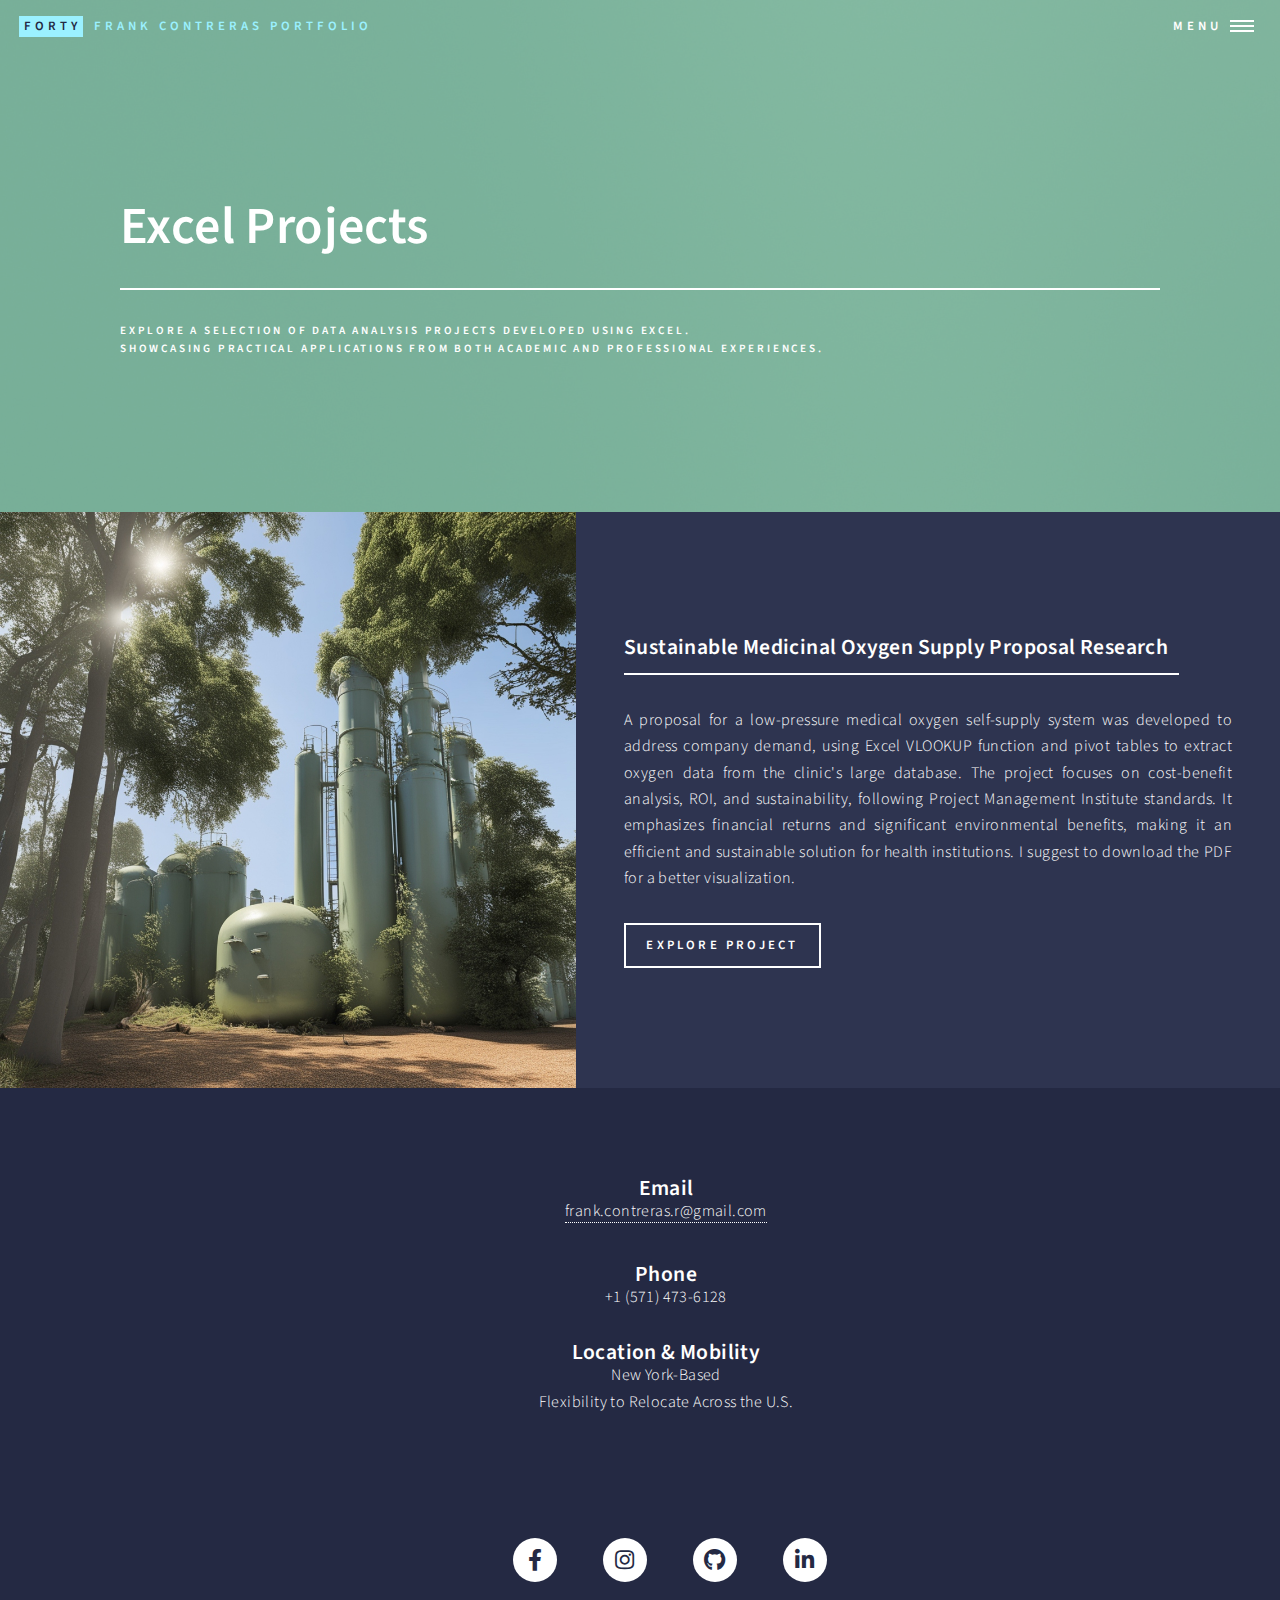
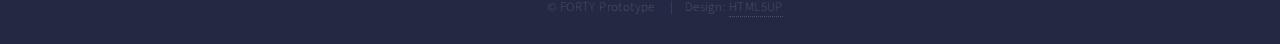
<file: landing6.html>
<!DOCTYPE HTML>
<!--
	Forty by HTML5 UP
	html5up.net | @ajlkn
	Free for personal and commercial use under the CCA 3.0 license (html5up.net/license)
-->
<html>
	<head>
		<title>Landing - Forty by HTML5 UP</title>
		<meta charset="utf-8" />
		<meta name="viewport" content="width=device-width, initial-scale=1, user-scalable=no" />
		<link rel="stylesheet" href="assets/css/main.css" />
		<noscript><link rel="stylesheet" href="assets/css/noscript.css" /></noscript>
	</head>
	<body class="is-preload">

		<!-- Wrapper -->
			<div id="wrapper">

				<!-- Header -->
				<!-- Note: The "styleN" class below should match that of the banner element. -->
					<header id="header" class="alt">
						<a href="index.html" class="logo"><strong>Forty</strong> <span>Frank Contreras Portfolio</span></a>
						<nav>
							<a href="#menu">Menu</a>
						</nav>
					</header>

				<!-- Menu -->
					<nav id="menu">
						<ul class="links">
							<li><a href="index.html">Home</a></li>
							<li><a href="generic.html">About Me</a></li>							
						</ul>
						<ul class="actions stacked">
							<li><a href="https://www.linkedin.com/in/frankcontrerasramos/details/certifications/" class="button primary fit">Explore Certifications</a></li>
							<li><a href="https://nycds.org/donate/" class="button fit">Fair Trial Rights</a></li>
							
						</ul>
					</nav>

				<!-- Banner -->
				<!-- Note: The "styleN" class below should match that of the header element. STYLE1=LIGHTBLUE_COLOR -->
					<section id="banner" class="style6">
						<div class="inner">
							<span class="image">
								<img src="images/pic07.jpg" alt="" />
								
							</span>
							<header class="major">
								<h1>Excel Projects</h1>
							</header>
							<div class="content">
								<p>Explore a selection of data analysis projects developed using Excel.<br />
									Showcasing practical applications from both academic and professional experiences.</p>
							</div>
						</div>
					</section>

				<!-- Main -->
					<div id="main">
			
						<!-- Two -->
							<section id="two" class="spotlights">
								<section>
									<a class="image">
										<img src="images/Pcaplant.jpg" alt="" data-position="center center" style="width: 100%; height: 100%;" />
									</a>
									<div class="content">
										<div class="inner">
											<header class="major">
												<h3>Sustainable Medicinal Oxygen Supply Proposal Research</h3>
											</header>
											<p style="text-align: justify;">A proposal for a low-pressure medical oxygen self-supply system was developed to address company demand, using Excel VLOOKUP function and pivot tables to extract oxygen data from the clinic's large database. The project focuses on cost-benefit analysis, ROI, and sustainability, following Project Management Institute standards. It emphasizes financial returns and significant environmental benefits, making it an efficient and sustainable solution for health institutions. I suggest to download the PDF for a better visualization.</p>
											<ul class="actions">
												<li><a href="https://drive.google.com/file/d/1eBUGAeypM52hEetfQ7MlGJNfAsbAjUaD/view?usp=sharing" class="button" target="_blank">Explore Project</a></li>
												
											</ul>
										</div>
									</div>
								</section>
								
							</section>

					</div>

				<!-- Contact -->
				<section class="split-container">
					<div class="contact-section">
						<section>
							<div class="contact-method">
								<h3>Email</h3>
								<a href="https://mail.google.com/mail/u/0/?tab=rm&ogbl#inbox?compose=CllgCJZdBjcpvDpJVfNhsmKxRScvFkNspFSQgtRFnPgzQWhGccGJBnQRvLmhJVtBPKSPDkTdZDV"target="_blank" rel="noopener noreferrer">frank.contreras.r@gmail.com</a>
							</div>
							
						</section>
						<section>
							<div class="contact-method">
								<h3>Phone</h3>
								<span>+1 (571) 473-6128</span>
							</div>
						</section>
						<section>
							<div class="contact-method">
								<h3>Location & Mobility</h3>
								<span>New York-Based<br /> Flexibility to Relocate Across the U.S.</span>
							</div>
						</section>
																	
					</div>
					<div class="footer-section">
						<!-- Footer -->
						<footer id="footer">
							<div class="inner">
								<ul class="icons">
									<li><a href="https://www.facebook.com/frank.contreras.927/" class="icon brands alt fa-facebook-f"><span class="label">Facebook</span></a></li>
									<li><a href="https://www.instagram.com/frank.contreras.927/" class="icon brands alt fa-instagram"><span class="label">Instagram</span></a></li>
									<li><a href="https://github.com/FrankCoRa" class="icon brands alt fa-github"><span class="label">GitHub</span></a></li>
									<li><a href="https://www.linkedin.com/in/frankcontrerasramos/" class="icon brands alt fa-linkedin-in"><span class="label">LinkedIn</span></a></li>
								</ul>
								<ul class="copyright">
									<li>&copy; FORTY Prototype</li>
									<li style="margin-right: -50px;">Design: <a href="https://html5up.net">HTML5UP</a></li>
								</ul>
								
							</div>
						</footer>
					</div>
					
					<style>/* Container for contact info */
						.contact-section {
							display: flex;
							flex-direction: column;   /* Stack the sections vertically */
							justify-content: center;  /* Center the content vertically */
							align-items: center;      /* Center the content horizontally */
							height: 50vh;            /* Full viewport height for vertical centering */
							text-align: center;       /* Center text inside the sections */
						}
						
						/* Each contact method should have space and be centered */
						.contact-method {
							margin-bottom: 40px; /* Space between each contact method */
						}
						
						/* Optional styling for links */
						.contact-method a {
							text-decoration: none; /* Remove underline from links */
							color: #ffffff;           /* Black text for links, you can customize */
						}
						
						.contact-method span, .contact-method h3 {
							display: block;
							margin: -8px 0; /* Add some space between title and content */
						}
						/* Flexbox container for the footer */
						#footer .inner {
							display: flex;
							flex-direction: column;
							align-items: center;   /* Center align all content */
							justify-content: center;
						}
					
						.icons {
							list-style: none;
							display: flex;
							justify-content: center;   /* Ensure horizontal centering */
							align-items: center;       /* Ensure vertical alignment */
							gap: 30px;                 /* Adjust spacing between icons */
							padding: 0;
							margin: 0px auto;         /* Center horizontally within the container */
							position: relative;        /* Position the icons relative to its container */
							left: 30px;                /* Shift the icons 20px to the right */
						}		

						/* Individual list items (icons) */
						.icons li {
							display: inline-block;
							text-align: center;        /* Center the content inside each list item */
						}

						/* Styling for icons */
						.icons .icon {
							font-size: 22px;           /* Increase the icon size if desired */
						}
					
						/* Optional: Adjust the size of the entire footer section */
						.footer-section {
							text-align: center;
							padding: 0px 0;
							background-color: #242943; /* Optional: Add background color */
						}
					
						/* Styling for copyright text */
						.copyright {
							margin-top: 15px;
						}
					
						/* General reset for margins and padding */
						h3, a, span {
							margin: 0;
							padding: 0;
						}
					</style>
				</section>
			</div>

		<!-- Scripts -->
			<script src="assets/js/jquery.min.js"></script>
			<script src="assets/js/jquery.scrolly.min.js"></script>
			<script src="assets/js/jquery.scrollex.min.js"></script>
			<script src="assets/js/browser.min.js"></script>
			<script src="assets/js/breakpoints.min.js"></script>
			<script src="assets/js/util.js"></script>
			<script src="assets/js/main.js"></script>

	</body>
</html>
</file>
<file: assets/css/noscript.css>
/*
	Forty by HTML5 UP
	html5up.net | @ajlkn
	Free for personal and commercial use under the CCA 3.0 license (html5up.net/license)
*/

/* Banner */

	body.is-preload #banner:after {
		opacity: 0.85;
	}

	body.is-preload #banner > .inner {
		-moz-filter: none;
		-webkit-filter: none;
		-ms-filter: none;
		filter: none;
		-moz-transform: none;
		-webkit-transform: none;
		-ms-transform: none;
		transform: none;
		opacity: 1;
	}
</file>
<file: assets/css/main.css>
@import url(fontawesome-all.min.css);
@import url("https://fonts.googleapis.com/css?family=Source+Sans+Pro:300,300italic,600,600italic");

/*
	Forty by HTML5 UP
	html5up.net | @ajlkn
	Free for personal and commercial use under the CCA 3.0 license (html5up.net/license)
*/

html, body, div, span, applet, object,
iframe, h1, h2, h3, h4, h5, h6, p, blockquote,
pre, a, abbr, acronym, address, big, cite,
code, del, dfn, em, img, ins, kbd, q, s, samp,
small, strike, strong, sub, sup, tt, var, b,
u, i, center, dl, dt, dd, ol, ul, li, fieldset,
form, label, legend, table, caption, tbody,
tfoot, thead, tr, th, td, article, aside,
canvas, details, embed, figure, figcaption,
footer, header, hgroup, menu, nav, output, ruby,
section, summary, time, mark, audio, video {
	margin: 0;
	padding: 0;
	border: 0;
	font-size: 100%;
	font: inherit;
	vertical-align: baseline;}

article, aside, details, figcaption, figure,
footer, header, hgroup, menu, nav, section {
	display: block;}

body {
	line-height: 1;
}

ol, ul {
	list-style: none;
}

blockquote, q {
	quotes: none;
}

	blockquote:before, blockquote:after, q:before, q:after {
		content: '';
		content: none;
	}

table {
	border-collapse: collapse;
	border-spacing: 0;
}

body {
	-webkit-text-size-adjust: none;
}

mark {
	background-color: transparent;
	color: inherit;
}

input::-moz-focus-inner {
	border: 0;
	padding: 0;
}

input, select, textarea {
	-moz-appearance: none;
	-webkit-appearance: none;
	-ms-appearance: none;
	appearance: none;
}

/* Basic */

	@-ms-viewport {
		width: device-width;
	}

	body {
		-ms-overflow-style: scrollbar;
	}

	@media screen and (max-width: 480px) {

		html, body {
			min-width: 320px;
		}

	}

	html {
		box-sizing: border-box;
	}

	*, *:before, *:after {
		box-sizing: inherit;
	}

	body {
		background: #242943;
	}

		body.is-preload *, body.is-preload *:before, body.is-preload *:after {
			-moz-animation: none !important;
			-webkit-animation: none !important;
			-ms-animation: none !important;
			animation: none !important;
			-moz-transition: none !important;
			-webkit-transition: none !important;
			-ms-transition: none !important;
			transition: none !important;
		}

/* Type */

	body, input, select, textarea {
		color: #ffffff;
		font-family: "Source Sans Pro", Helvetica, sans-serif;
		font-size: 17pt;
		font-weight: 300;
		letter-spacing: 0.025em;
		line-height: 1.65;
	}

		@media screen and (max-width: 1680px) {

			body, input, select, textarea {
				font-size: 14pt;
			}

		}

		@media screen and (max-width: 1280px) {

			body, input, select, textarea {
				font-size: 12pt;
			}

		}

		@media screen and (max-width: 360px) {

			body, input, select, textarea {
				font-size: 11pt;
			}

		}

	a {
		-moz-transition: color 0.2s ease-in-out, border-bottom-color 0.2s ease-in-out;
		-webkit-transition: color 0.2s ease-in-out, border-bottom-color 0.2s ease-in-out;
		-ms-transition: color 0.2s ease-in-out, border-bottom-color 0.2s ease-in-out;
		transition: color 0.2s ease-in-out, border-bottom-color 0.2s ease-in-out;
		border-bottom: dotted 1px;
		color: inherit;
		text-decoration: none;
	}

		a:hover {
			border-bottom-color: transparent;
			color: #9bf1ff !important;
		}

		a:active {
			color: #53e3fb !important;
		}

	strong, b {
		color: #ffffff;
		font-weight: 600;
	}

	em, i {
		font-style: italic;
	}

	p {
		margin: 0 0 2em 0;
	}

	h1, h2, h3, h4, h5, h6 {
		color: #ffffff;
		font-weight: 600;
		line-height: 1.65;
		margin: 0 0 1em 0;
	}

		h1 a, h2 a, h3 a, h4 a, h5 a, h6 a {
			color: inherit;
			border-bottom: 0;
		}

	h1 {
		font-size: 2.5em;
	}

	h2 {
		font-size: 1.75em;
	}

	h3 {
		font-size: 1.35em;
	}

	h4 {
		font-size: 1.1em;
	}

	h5 {
		font-size: 0.9em;
	}

	h6 {
		font-size: 0.7em;
	}

	@media screen and (max-width: 736px) {

		h1 {
			font-size: 2em;
		}

		h2 {
			font-size: 1.5em;
		}

		h3 {
			font-size: 1.25em;
		}

	}

	sub {
		font-size: 0.8em;
		position: relative;
		top: 0.5em;
	}

	sup {
		font-size: 0.8em;
		position: relative;
		top: -0.5em;
	}

	blockquote {
		border-left: solid 4px rgba(212, 212, 255, 0.1);
		font-style: italic;
		margin: 0 0 2em 0;
		padding: 0.5em 0 0.5em 2em;
	}

	code {
		background: rgba(212, 212, 255, 0.035);
		font-family: "Courier New", monospace;
		font-size: 0.9em;
		margin: 0 0.25em;
		padding: 0.25em 0.65em;
	}

	pre {
		-webkit-overflow-scrolling: touch;
		font-family: "Courier New", monospace;
		font-size: 0.9em;
		margin: 0 0 2em 0;
	}

		pre code {
			display: block;
			line-height: 1.75;
			padding: 1em 1.5em;
			overflow-x: auto;
		}

	hr {
		border: 0;
		border-bottom: solid 1px rgba(212, 212, 255, 0.1);
		margin: 2em 0;
	}

		hr.major {
			margin: 3em 0;
		}

	.align-left {
		text-align: left;
	}

	.align-center {
		text-align: center;
	}

	.align-right {
		text-align: right;
	}

/* Row */

	.row {
		display: flex;
		flex-wrap: wrap;
		box-sizing: border-box;
		align-items: stretch;
	}

		.row > * {
			box-sizing: border-box;
		}

		.row.gtr-uniform > * > :last-child {
			margin-bottom: 0;
		}

		.row.aln-left {
			justify-content: flex-start;
		}

		.row.aln-center {
			justify-content: center;
		}

		.row.aln-right {
			justify-content: flex-end;
		}

		.row.aln-top {
			align-items: flex-start;
		}

		.row.aln-middle {
			align-items: center;
		}

		.row.aln-bottom {
			align-items: flex-end;
		}

		.row > .imp {
			order: -1;
		}

		.row > .col-1 {
			width: 8.33333%;
		}

		.row > .off-1 {
			margin-left: 8.33333%;
		}

		.row > .col-2 {
			width: 16.66667%;
		}

		.row > .off-2 {
			margin-left: 16.66667%;
		}

		.row > .col-3 {
			width: 25%;
		}

		.row > .off-3 {
			margin-left: 25%;
		}

		.row > .col-4 {
			width: 33.33333%;
		}

		.row > .off-4 {
			margin-left: 33.33333%;
		}

		.row > .col-5 {
			width: 41.66667%;
		}

		.row > .off-5 {
			margin-left: 41.66667%;
		}

		.row > .col-6 {
			width: 50%;
		}

		.row > .off-6 {
			margin-left: 50%;
		}

		.row > .col-7 {
			width: 58.33333%;
		}

		.row > .off-7 {
			margin-left: 58.33333%;
		}

		.row > .col-8 {
			width: 66.66667%;
		}

		.row > .off-8 {
			margin-left: 66.66667%;
		}

		.row > .col-9 {
			width: 75%;
		}

		.row > .off-9 {
			margin-left: 75%;
		}

		.row > .col-10 {
			width: 83.33333%;
		}

		.row > .off-10 {
			margin-left: 83.33333%;
		}

		.row > .col-11 {
			width: 91.66667%;
		}

		.row > .off-11 {
			margin-left: 91.66667%;
		}

		.row > .col-12 {
			width: 100%;
		}

		.row > .off-12 {
			margin-left: 100%;
		}

		.row.gtr-0 {
			margin-top: 0;
			margin-left: 0em;
		}

			.row.gtr-0 > * {
				padding: 0 0 0 0em;
			}

			.row.gtr-0.gtr-uniform {
				margin-top: 0em;
			}

				.row.gtr-0.gtr-uniform > * {
					padding-top: 0em;
				}

		.row.gtr-25 {
			margin-top: 0;
			margin-left: -0.5em;
		}

			.row.gtr-25 > * {
				padding: 0 0 0 0.5em;
			}

			.row.gtr-25.gtr-uniform {
				margin-top: -0.5em;
			}

				.row.gtr-25.gtr-uniform > * {
					padding-top: 0.5em;
				}

		.row.gtr-50 {
			margin-top: 0;
			margin-left: -1em;
		}

			.row.gtr-50 > * {
				padding: 0 0 0 1em;
			}

			.row.gtr-50.gtr-uniform {
				margin-top: -1em;
			}

				.row.gtr-50.gtr-uniform > * {
					padding-top: 1em;
				}

		.row {
			margin-top: 0;
			margin-left: -2em;
		}

			.row > * {
				padding: 0 0 0 2em;
			}

			.row.gtr-uniform {
				margin-top: -2em;
			}

				.row.gtr-uniform > * {
					padding-top: 2em;
				}

		.row.gtr-150 {
			margin-top: 0;
			margin-left: -3em;
		}

			.row.gtr-150 > * {
				padding: 0 0 0 3em;
			}

			.row.gtr-150.gtr-uniform {
				margin-top: -3em;
			}

				.row.gtr-150.gtr-uniform > * {
					padding-top: 3em;
				}

		.row.gtr-200 {
			margin-top: 0;
			margin-left: -4em;
		}

			.row.gtr-200 > * {
				padding: 0 0 0 4em;
			}

			.row.gtr-200.gtr-uniform {
				margin-top: -4em;
			}

				.row.gtr-200.gtr-uniform > * {
					padding-top: 4em;
				}

		@media screen and (max-width: 1680px) {

			.row {
				display: flex;
				flex-wrap: wrap;
				box-sizing: border-box;
				align-items: stretch;
			}

				.row > * {
					box-sizing: border-box;
				}

				.row.gtr-uniform > * > :last-child {
					margin-bottom: 0;
				}

				.row.aln-left {
					justify-content: flex-start;
				}

				.row.aln-center {
					justify-content: center;
				}

				.row.aln-right {
					justify-content: flex-end;
				}

				.row.aln-top {
					align-items: flex-start;
				}

				.row.aln-middle {
					align-items: center;
				}

				.row.aln-bottom {
					align-items: flex-end;
				}

				.row > .imp-xlarge {
					order: -1;
				}

				.row > .col-1-xlarge {
					width: 8.33333%;
				}

				.row > .off-1-xlarge {
					margin-left: 8.33333%;
				}

				.row > .col-2-xlarge {
					width: 16.66667%;
				}

				.row > .off-2-xlarge {
					margin-left: 16.66667%;
				}

				.row > .col-3-xlarge {
					width: 25%;
				}

				.row > .off-3-xlarge {
					margin-left: 25%;
				}

				.row > .col-4-xlarge {
					width: 33.33333%;
				}

				.row > .off-4-xlarge {
					margin-left: 33.33333%;
				}

				.row > .col-5-xlarge {
					width: 41.66667%;
				}

				.row > .off-5-xlarge {
					margin-left: 41.66667%;
				}

				.row > .col-6-xlarge {
					width: 50%;
				}

				.row > .off-6-xlarge {
					margin-left: 50%;
				}

				.row > .col-7-xlarge {
					width: 58.33333%;
				}

				.row > .off-7-xlarge {
					margin-left: 58.33333%;
				}

				.row > .col-8-xlarge {
					width: 66.66667%;
				}

				.row > .off-8-xlarge {
					margin-left: 66.66667%;
				}

				.row > .col-9-xlarge {
					width: 75%;
				}

				.row > .off-9-xlarge {
					margin-left: 75%;
				}

				.row > .col-10-xlarge {
					width: 83.33333%;
				}

				.row > .off-10-xlarge {
					margin-left: 83.33333%;
				}

				.row > .col-11-xlarge {
					width: 91.66667%;
				}

				.row > .off-11-xlarge {
					margin-left: 91.66667%;
				}

				.row > .col-12-xlarge {
					width: 100%;
				}

				.row > .off-12-xlarge {
					margin-left: 100%;
				}

				.row.gtr-0 {
					margin-top: 0;
					margin-left: 0em;
				}

					.row.gtr-0 > * {
						padding: 0 0 0 0em;
					}

					.row.gtr-0.gtr-uniform {
						margin-top: 0em;
					}

						.row.gtr-0.gtr-uniform > * {
							padding-top: 0em;
						}

				.row.gtr-25 {
					margin-top: 0;
					margin-left: -0.5em;
				}

					.row.gtr-25 > * {
						padding: 0 0 0 0.5em;
					}

					.row.gtr-25.gtr-uniform {
						margin-top: -0.5em;
					}

						.row.gtr-25.gtr-uniform > * {
							padding-top: 0.5em;
						}

				.row.gtr-50 {
					margin-top: 0;
					margin-left: -1em;
				}

					.row.gtr-50 > * {
						padding: 0 0 0 1em;
					}

					.row.gtr-50.gtr-uniform {
						margin-top: -1em;
					}

						.row.gtr-50.gtr-uniform > * {
							padding-top: 1em;
						}

				.row {
					margin-top: 0;
					margin-left: -2em;
				}

					.row > * {
						padding: 0 0 0 2em;
					}

					.row.gtr-uniform {
						margin-top: -2em;
					}

						.row.gtr-uniform > * {
							padding-top: 2em;
						}

				.row.gtr-150 {
					margin-top: 0;
					margin-left: -3em;
				}

					.row.gtr-150 > * {
						padding: 0 0 0 3em;
					}

					.row.gtr-150.gtr-uniform {
						margin-top: -3em;
					}

						.row.gtr-150.gtr-uniform > * {
							padding-top: 3em;
						}

				.row.gtr-200 {
					margin-top: 0;
					margin-left: -4em;
				}

					.row.gtr-200 > * {
						padding: 0 0 0 4em;
					}

					.row.gtr-200.gtr-uniform {
						margin-top: -4em;
					}

						.row.gtr-200.gtr-uniform > * {
							padding-top: 4em;
						}

		}

		@media screen and (max-width: 1280px) {

			.row {
				display: flex;
				flex-wrap: wrap;
				box-sizing: border-box;
				align-items: stretch;
			}

				.row > * {
					box-sizing: border-box;
				}

				.row.gtr-uniform > * > :last-child {
					margin-bottom: 0;
				}

				.row.aln-left {
					justify-content: flex-start;
				}

				.row.aln-center {
					justify-content: center;
				}

				.row.aln-right {
					justify-content: flex-end;
				}

				.row.aln-top {
					align-items: flex-start;
				}

				.row.aln-middle {
					align-items: center;
				}

				.row.aln-bottom {
					align-items: flex-end;
				}

				.row > .imp-large {
					order: -1;
				}

				.row > .col-1-large {
					width: 8.33333%;
				}

				.row > .off-1-large {
					margin-left: 8.33333%;
				}

				.row > .col-2-large {
					width: 16.66667%;
				}

				.row > .off-2-large {
					margin-left: 16.66667%;
				}

				.row > .col-3-large {
					width: 25%;
				}

				.row > .off-3-large {
					margin-left: 25%;
				}

				.row > .col-4-large {
					width: 33.33333%;
				}

				.row > .off-4-large {
					margin-left: 33.33333%;
				}

				.row > .col-5-large {
					width: 41.66667%;
				}

				.row > .off-5-large {
					margin-left: 41.66667%;
				}

				.row > .col-6-large {
					width: 50%;
				}

				.row > .off-6-large {
					margin-left: 50%;
				}

				.row > .col-7-large {
					width: 58.33333%;
				}

				.row > .off-7-large {
					margin-left: 58.33333%;
				}

				.row > .col-8-large {
					width: 66.66667%;
				}

				.row > .off-8-large {
					margin-left: 66.66667%;
				}

				.row > .col-9-large {
					width: 75%;
				}

				.row > .off-9-large {
					margin-left: 75%;
				}

				.row > .col-10-large {
					width: 83.33333%;
				}

				.row > .off-10-large {
					margin-left: 83.33333%;
				}

				.row > .col-11-large {
					width: 91.66667%;
				}

				.row > .off-11-large {
					margin-left: 91.66667%;
				}

				.row > .col-12-large {
					width: 100%;
				}

				.row > .off-12-large {
					margin-left: 100%;
				}

				.row.gtr-0 {
					margin-top: 0;
					margin-left: 0em;
				}

					.row.gtr-0 > * {
						padding: 0 0 0 0em;
					}

					.row.gtr-0.gtr-uniform {
						margin-top: 0em;
					}

						.row.gtr-0.gtr-uniform > * {
							padding-top: 0em;
						}

				.row.gtr-25 {
					margin-top: 0;
					margin-left: -0.375em;
				}

					.row.gtr-25 > * {
						padding: 0 0 0 0.375em;
					}

					.row.gtr-25.gtr-uniform {
						margin-top: -0.375em;
					}

						.row.gtr-25.gtr-uniform > * {
							padding-top: 0.375em;
						}

				.row.gtr-50 {
					margin-top: 0;
					margin-left: -0.75em;
				}

					.row.gtr-50 > * {
						padding: 0 0 0 0.75em;
					}

					.row.gtr-50.gtr-uniform {
						margin-top: -0.75em;
					}

						.row.gtr-50.gtr-uniform > * {
							padding-top: 0.75em;
						}

				.row {
					margin-top: 0;
					margin-left: -1.5em;
				}

					.row > * {
						padding: 0 0 0 1.5em;
					}

					.row.gtr-uniform {
						margin-top: -1.5em;
					}

						.row.gtr-uniform > * {
							padding-top: 1.5em;
						}

				.row.gtr-150 {
					margin-top: 0;
					margin-left: -2.25em;
				}

					.row.gtr-150 > * {
						padding: 0 0 0 2.25em;
					}

					.row.gtr-150.gtr-uniform {
						margin-top: -2.25em;
					}

						.row.gtr-150.gtr-uniform > * {
							padding-top: 2.25em;
						}

				.row.gtr-200 {
					margin-top: 0;
					margin-left: -3em;
				}

					.row.gtr-200 > * {
						padding: 0 0 0 3em;
					}

					.row.gtr-200.gtr-uniform {
						margin-top: -3em;
					}

						.row.gtr-200.gtr-uniform > * {
							padding-top: 3em;
						}

		}

		@media screen and (max-width: 980px) {

			.row {
				display: flex;
				flex-wrap: wrap;
				box-sizing: border-box;
				align-items: stretch;
			}

				.row > * {
					box-sizing: border-box;
				}

				.row.gtr-uniform > * > :last-child {
					margin-bottom: 0;
				}

				.row.aln-left {
					justify-content: flex-start;
				}

				.row.aln-center {
					justify-content: center;
				}

				.row.aln-right {
					justify-content: flex-end;
				}

				.row.aln-top {
					align-items: flex-start;
				}

				.row.aln-middle {
					align-items: center;
				}

				.row.aln-bottom {
					align-items: flex-end;
				}

				.row > .imp-medium {
					order: -1;
				}

				.row > .col-1-medium {
					width: 8.33333%;
				}

				.row > .off-1-medium {
					margin-left: 8.33333%;
				}

				.row > .col-2-medium {
					width: 16.66667%;
				}

				.row > .off-2-medium {
					margin-left: 16.66667%;
				}

				.row > .col-3-medium {
					width: 25%;
				}

				.row > .off-3-medium {
					margin-left: 25%;
				}

				.row > .col-4-medium {
					width: 33.33333%;
				}

				.row > .off-4-medium {
					margin-left: 33.33333%;
				}

				.row > .col-5-medium {
					width: 41.66667%;
				}

				.row > .off-5-medium {
					margin-left: 41.66667%;
				}

				.row > .col-6-medium {
					width: 50%;
				}

				.row > .off-6-medium {
					margin-left: 50%;
				}

				.row > .col-7-medium {
					width: 58.33333%;
				}

				.row > .off-7-medium {
					margin-left: 58.33333%;
				}

				.row > .col-8-medium {
					width: 66.66667%;
				}

				.row > .off-8-medium {
					margin-left: 66.66667%;
				}

				.row > .col-9-medium {
					width: 75%;
				}

				.row > .off-9-medium {
					margin-left: 75%;
				}

				.row > .col-10-medium {
					width: 83.33333%;
				}

				.row > .off-10-medium {
					margin-left: 83.33333%;
				}

				.row > .col-11-medium {
					width: 91.66667%;
				}

				.row > .off-11-medium {
					margin-left: 91.66667%;
				}

				.row > .col-12-medium {
					width: 100%;
				}

				.row > .off-12-medium {
					margin-left: 100%;
				}

				.row.gtr-0 {
					margin-top: 0;
					margin-left: 0em;
				}

					.row.gtr-0 > * {
						padding: 0 0 0 0em;
					}

					.row.gtr-0.gtr-uniform {
						margin-top: 0em;
					}

						.row.gtr-0.gtr-uniform > * {
							padding-top: 0em;
						}

				.row.gtr-25 {
					margin-top: 0;
					margin-left: -0.375em;
				}

					.row.gtr-25 > * {
						padding: 0 0 0 0.375em;
					}

					.row.gtr-25.gtr-uniform {
						margin-top: -0.375em;
					}

						.row.gtr-25.gtr-uniform > * {
							padding-top: 0.375em;
						}

				.row.gtr-50 {
					margin-top: 0;
					margin-left: -0.75em;
				}

					.row.gtr-50 > * {
						padding: 0 0 0 0.75em;
					}

					.row.gtr-50.gtr-uniform {
						margin-top: -0.75em;
					}

						.row.gtr-50.gtr-uniform > * {
							padding-top: 0.75em;
						}

				.row {
					margin-top: 0;
					margin-left: -1.5em;
				}

					.row > * {
						padding: 0 0 0 1.5em;
					}

					.row.gtr-uniform {
						margin-top: -1.5em;
					}

						.row.gtr-uniform > * {
							padding-top: 1.5em;
						}

				.row.gtr-150 {
					margin-top: 0;
					margin-left: -2.25em;
				}

					.row.gtr-150 > * {
						padding: 0 0 0 2.25em;
					}

					.row.gtr-150.gtr-uniform {
						margin-top: -2.25em;
					}

						.row.gtr-150.gtr-uniform > * {
							padding-top: 2.25em;
						}

				.row.gtr-200 {
					margin-top: 0;
					margin-left: -3em;
				}

					.row.gtr-200 > * {
						padding: 0 0 0 3em;
					}

					.row.gtr-200.gtr-uniform {
						margin-top: -3em;
					}

						.row.gtr-200.gtr-uniform > * {
							padding-top: 3em;
						}

		}

		@media screen and (max-width: 736px) {

			.row {
				display: flex;
				flex-wrap: wrap;
				box-sizing: border-box;
				align-items: stretch;
			}

				.row > * {
					box-sizing: border-box;
				}

				.row.gtr-uniform > * > :last-child {
					margin-bottom: 0;
				}

				.row.aln-left {
					justify-content: flex-start;
				}

				.row.aln-center {
					justify-content: center;
				}

				.row.aln-right {
					justify-content: flex-end;
				}

				.row.aln-top {
					align-items: flex-start;
				}

				.row.aln-middle {
					align-items: center;
				}

				.row.aln-bottom {
					align-items: flex-end;
				}

				.row > .imp-small {
					order: -1;
				}

				.row > .col-1-small {
					width: 8.33333%;
				}

				.row > .off-1-small {
					margin-left: 8.33333%;
				}

				.row > .col-2-small {
					width: 16.66667%;
				}

				.row > .off-2-small {
					margin-left: 16.66667%;
				}

				.row > .col-3-small {
					width: 25%;
				}

				.row > .off-3-small {
					margin-left: 25%;
				}

				.row > .col-4-small {
					width: 33.33333%;
				}

				.row > .off-4-small {
					margin-left: 33.33333%;
				}

				.row > .col-5-small {
					width: 41.66667%;
				}

				.row > .off-5-small {
					margin-left: 41.66667%;
				}

				.row > .col-6-small {
					width: 50%;
				}

				.row > .off-6-small {
					margin-left: 50%;
				}

				.row > .col-7-small {
					width: 58.33333%;
				}

				.row > .off-7-small {
					margin-left: 58.33333%;
				}

				.row > .col-8-small {
					width: 66.66667%;
				}

				.row > .off-8-small {
					margin-left: 66.66667%;
				}

				.row > .col-9-small {
					width: 75%;
				}

				.row > .off-9-small {
					margin-left: 75%;
				}

				.row > .col-10-small {
					width: 83.33333%;
				}

				.row > .off-10-small {
					margin-left: 83.33333%;
				}

				.row > .col-11-small {
					width: 91.66667%;
				}

				.row > .off-11-small {
					margin-left: 91.66667%;
				}

				.row > .col-12-small {
					width: 100%;
				}

				.row > .off-12-small {
					margin-left: 100%;
				}

				.row.gtr-0 {
					margin-top: 0;
					margin-left: 0em;
				}

					.row.gtr-0 > * {
						padding: 0 0 0 0em;
					}

					.row.gtr-0.gtr-uniform {
						margin-top: 0em;
					}

						.row.gtr-0.gtr-uniform > * {
							padding-top: 0em;
						}

				.row.gtr-25 {
					margin-top: 0;
					margin-left: -0.3125em;
				}

					.row.gtr-25 > * {
						padding: 0 0 0 0.3125em;
					}

					.row.gtr-25.gtr-uniform {
						margin-top: -0.3125em;
					}

						.row.gtr-25.gtr-uniform > * {
							padding-top: 0.3125em;
						}

				.row.gtr-50 {
					margin-top: 0;
					margin-left: -0.625em;
				}

					.row.gtr-50 > * {
						padding: 0 0 0 0.625em;
					}

					.row.gtr-50.gtr-uniform {
						margin-top: -0.625em;
					}

						.row.gtr-50.gtr-uniform > * {
							padding-top: 0.625em;
						}

				.row {
					margin-top: 0;
					margin-left: -1.25em;
				}

					.row > * {
						padding: 0 0 0 1.25em;
					}

					.row.gtr-uniform {
						margin-top: -1.25em;
					}

						.row.gtr-uniform > * {
							padding-top: 1.25em;
						}

				.row.gtr-150 {
					margin-top: 0;
					margin-left: -1.875em;
				}

					.row.gtr-150 > * {
						padding: 0 0 0 1.875em;
					}

					.row.gtr-150.gtr-uniform {
						margin-top: -1.875em;
					}

						.row.gtr-150.gtr-uniform > * {
							padding-top: 1.875em;
						}

				.row.gtr-200 {
					margin-top: 0;
					margin-left: -2.5em;
				}

					.row.gtr-200 > * {
						padding: 0 0 0 2.5em;
					}

					.row.gtr-200.gtr-uniform {
						margin-top: -2.5em;
					}

						.row.gtr-200.gtr-uniform > * {
							padding-top: 2.5em;
						}

		}

		@media screen and (max-width: 480px) {

			.row {
				display: flex;
				flex-wrap: wrap;
				box-sizing: border-box;
				align-items: stretch;
			}

				.row > * {
					box-sizing: border-box;
				}

				.row.gtr-uniform > * > :last-child {
					margin-bottom: 0;
				}

				.row.aln-left {
					justify-content: flex-start;
				}

				.row.aln-center {
					justify-content: center;
				}

				.row.aln-right {
					justify-content: flex-end;
				}

				.row.aln-top {
					align-items: flex-start;
				}

				.row.aln-middle {
					align-items: center;
				}

				.row.aln-bottom {
					align-items: flex-end;
				}

				.row > .imp-xsmall {
					order: -1;
				}

				.row > .col-1-xsmall {
					width: 8.33333%;
				}

				.row > .off-1-xsmall {
					margin-left: 8.33333%;
				}

				.row > .col-2-xsmall {
					width: 16.66667%;
				}

				.row > .off-2-xsmall {
					margin-left: 16.66667%;
				}

				.row > .col-3-xsmall {
					width: 25%;
				}

				.row > .off-3-xsmall {
					margin-left: 25%;
				}

				.row > .col-4-xsmall {
					width: 33.33333%;
				}

				.row > .off-4-xsmall {
					margin-left: 33.33333%;
				}

				.row > .col-5-xsmall {
					width: 41.66667%;
				}

				.row > .off-5-xsmall {
					margin-left: 41.66667%;
				}

				.row > .col-6-xsmall {
					width: 50%;
				}

				.row > .off-6-xsmall {
					margin-left: 50%;
				}

				.row > .col-7-xsmall {
					width: 58.33333%;
				}

				.row > .off-7-xsmall {
					margin-left: 58.33333%;
				}

				.row > .col-8-xsmall {
					width: 66.66667%;
				}

				.row > .off-8-xsmall {
					margin-left: 66.66667%;
				}

				.row > .col-9-xsmall {
					width: 75%;
				}

				.row > .off-9-xsmall {
					margin-left: 75%;
				}

				.row > .col-10-xsmall {
					width: 83.33333%;
				}

				.row > .off-10-xsmall {
					margin-left: 83.33333%;
				}

				.row > .col-11-xsmall {
					width: 91.66667%;
				}

				.row > .off-11-xsmall {
					margin-left: 91.66667%;
				}

				.row > .col-12-xsmall {
					width: 100%;
				}

				.row > .off-12-xsmall {
					margin-left: 100%;
				}

				.row.gtr-0 {
					margin-top: 0;
					margin-left: 0em;
				}

					.row.gtr-0 > * {
						padding: 0 0 0 0em;
					}

					.row.gtr-0.gtr-uniform {
						margin-top: 0em;
					}

						.row.gtr-0.gtr-uniform > * {
							padding-top: 0em;
						}

				.row.gtr-25 {
					margin-top: 0;
					margin-left: -0.3125em;
				}

					.row.gtr-25 > * {
						padding: 0 0 0 0.3125em;
					}

					.row.gtr-25.gtr-uniform {
						margin-top: -0.3125em;
					}

						.row.gtr-25.gtr-uniform > * {
							padding-top: 0.3125em;
						}

				.row.gtr-50 {
					margin-top: 0;
					margin-left: -0.625em;
				}

					.row.gtr-50 > * {
						padding: 0 0 0 0.625em;
					}

					.row.gtr-50.gtr-uniform {
						margin-top: -0.625em;
					}

						.row.gtr-50.gtr-uniform > * {
							padding-top: 0.625em;
						}

				.row {
					margin-top: 0;
					margin-left: -1.25em;
				}

					.row > * {
						padding: 0 0 0 1.25em;
					}

					.row.gtr-uniform {
						margin-top: -1.25em;
					}

						.row.gtr-uniform > * {
							padding-top: 1.25em;
						}

				.row.gtr-150 {
					margin-top: 0;
					margin-left: -1.875em;
				}

					.row.gtr-150 > * {
						padding: 0 0 0 1.875em;
					}

					.row.gtr-150.gtr-uniform {
						margin-top: -1.875em;
					}

						.row.gtr-150.gtr-uniform > * {
							padding-top: 1.875em;
						}

				.row.gtr-200 {
					margin-top: 0;
					margin-left: -2.5em;
				}

					.row.gtr-200 > * {
						padding: 0 0 0 2.5em;
					}

					.row.gtr-200.gtr-uniform {
						margin-top: -2.5em;
					}

						.row.gtr-200.gtr-uniform > * {
							padding-top: 2.5em;
						}

		}

/* Section/Article */

	section.special, article.special {
		text-align: center;
	}

	header.major {
		width: -moz-max-content;
		width: -webkit-max-content;
		width: -ms-max-content;
		width: max-content;
		margin-bottom: 2em;
	}

		header.major > :first-child {
			margin-bottom: 0;
			width: calc(100% + 0.5em);
		}

			header.major > :first-child:after {
				content: '';
				background-color: #ffffff;
				display: block;
				height: 2px;
				margin: 0.325em 0 0.5em 0;
				width: 100%;
			}

		header.major > p {
			font-size: 0.7em;
			font-weight: 600;
			letter-spacing: 0.25em;
			margin-bottom: 0;
			text-transform: uppercase;
		}

		body.is-ie header.major > :first-child:after {
			max-width: 9em;
		}

		body.is-ie header.major > h1:after {
			max-width: 100% !important;
		}

	@media screen and (max-width: 736px) {

		header.major > p br {
			display: none;
		}

	}

/* Form */

	form {
		margin: 0 0 2em 0;
	}

		form > :last-child {
			margin-bottom: 0;
		}

		form > .fields {
			display: -moz-flex;
			display: -webkit-flex;
			display: -ms-flex;
			display: flex;
			-moz-flex-wrap: wrap;
			-webkit-flex-wrap: wrap;
			-ms-flex-wrap: wrap;
			flex-wrap: wrap;
			width: calc(100% + 3em);
			margin: -1.5em 0 2em -1.5em;
		}

			form > .fields > .field {
				-moz-flex-grow: 0;
				-webkit-flex-grow: 0;
				-ms-flex-grow: 0;
				flex-grow: 0;
				-moz-flex-shrink: 0;
				-webkit-flex-shrink: 0;
				-ms-flex-shrink: 0;
				flex-shrink: 0;
				padding: 1.5em 0 0 1.5em;
				width: calc(100% - 1.5em);
			}

				form > .fields > .field.half {
					width: calc(50% - 0.75em);
				}

				form > .fields > .field.third {
					width: calc(100%/3 - 0.5em);
				}

				form > .fields > .field.quarter {
					width: calc(25% - 0.375em);
				}

		@media screen and (max-width: 480px) {

			form > .fields {
				width: calc(100% + 3em);
				margin: -1.5em 0 2em -1.5em;
			}

				form > .fields > .field {
					padding: 1.5em 0 0 1.5em;
					width: calc(100% - 1.5em);
				}

					form > .fields > .field.half {
						width: calc(100% - 1.5em);
					}

					form > .fields > .field.third {
						width: calc(100% - 1.5em);
					}

					form > .fields > .field.quarter {
						width: calc(100% - 1.5em);
					}

		}

	label {
		color: #ffffff;
		display: block;
		font-size: 0.8em;
		font-weight: 600;
		letter-spacing: 0.25em;
		margin: 0 0 1em 0;
		text-transform: uppercase;
	}

	input[type="text"],
	input[type="password"],
	input[type="email"],
	input[type="tel"],
	input[type="search"],
	input[type="url"],
	select,
	textarea {
		-moz-appearance: none;
		-webkit-appearance: none;
		-ms-appearance: none;
		appearance: none;
		background: rgba(212, 212, 255, 0.035);
		border: none;
		border-radius: 0;
		color: inherit;
		display: block;
		outline: 0;
		padding: 0 1em;
		text-decoration: none;
		width: 100%;
	}

		input[type="text"]:invalid,
		input[type="password"]:invalid,
		input[type="email"]:invalid,
		input[type="tel"]:invalid,
		input[type="search"]:invalid,
		input[type="url"]:invalid,
		select:invalid,
		textarea:invalid {
			box-shadow: none;
		}

		input[type="text"]:focus,
		input[type="password"]:focus,
		input[type="email"]:focus,
		input[type="tel"]:focus,
		input[type="search"]:focus,
		input[type="url"]:focus,
		select:focus,
		textarea:focus {
			border-color: #9bf1ff;
			box-shadow: 0 0 0 2px #9bf1ff;
		}

	select {
		background-image: url("data:image/svg+xml;charset=utf8,%3Csvg xmlns='http://www.w3.org/2000/svg' width='40' height='40' preserveAspectRatio='none' viewBox='0 0 40 40'%3E%3Cpath d='M9.4,12.3l10.4,10.4l10.4-10.4c0.2-0.2,0.5-0.4,0.9-0.4c0.3,0,0.6,0.1,0.9,0.4l3.3,3.3c0.2,0.2,0.4,0.5,0.4,0.9 c0,0.4-0.1,0.6-0.4,0.9L20.7,31.9c-0.2,0.2-0.5,0.4-0.9,0.4c-0.3,0-0.6-0.1-0.9-0.4L4.3,17.3c-0.2-0.2-0.4-0.5-0.4-0.9 c0-0.4,0.1-0.6,0.4-0.9l3.3-3.3c0.2-0.2,0.5-0.4,0.9-0.4S9.1,12.1,9.4,12.3z' fill='rgba(212, 212, 255, 0.1)' /%3E%3C/svg%3E");
		background-size: 1.25rem;
		background-repeat: no-repeat;
		background-position: calc(100% - 1rem) center;
		height: 2.75em;
		padding-right: 2.75em;
		text-overflow: ellipsis;
	}

		select option {
			color: #ffffff;
			background: #242943;
		}

		select:focus::-ms-value {
			background-color: transparent;
		}

		select::-ms-expand {
			display: none;
		}

	input[type="text"],
	input[type="password"],
	input[type="email"],
	input[type="tel"],
	input[type="search"],
	input[type="url"],
	select {
		height: 2.75em;
	}

	textarea {
		padding: 0.75em 1em;
	}

	input[type="checkbox"],
	input[type="radio"] {
		-moz-appearance: none;
		-webkit-appearance: none;
		-ms-appearance: none;
		appearance: none;
		display: block;
		float: left;
		margin-right: -2em;
		opacity: 0;
		width: 1em;
		z-index: -1;
	}

		input[type="checkbox"] + label,
		input[type="radio"] + label {
			text-decoration: none;
			color: #ffffff;
			cursor: pointer;
			display: inline-block;
			font-weight: 300;
			padding-left: 2.65em;
			padding-right: 0.75em;
			position: relative;
		}

			input[type="checkbox"] + label:before,
			input[type="radio"] + label:before {
				-moz-osx-font-smoothing: grayscale;
				-webkit-font-smoothing: antialiased;
				display: inline-block;
				font-style: normal;
				font-variant: normal;
				text-rendering: auto;
				line-height: 1;
				text-transform: none !important;
				font-family: 'Font Awesome 5 Free';
				font-weight: 900;
			}

			input[type="checkbox"] + label:before,
			input[type="radio"] + label:before {
				background: rgba(212, 212, 255, 0.035);
				content: '';
				display: inline-block;
				font-size: 0.8em;
				height: 2.0625em;
				left: 0;
				letter-spacing: 0;
				line-height: 2.0625em;
				position: absolute;
				text-align: center;
				top: 0;
				width: 2.0625em;
			}

		input[type="checkbox"]:checked + label:before,
		input[type="radio"]:checked + label:before {
			background: #ffffff;
			border-color: #9bf1ff;
			content: '\f00c';
			color: #242943;
		}

		input[type="checkbox"]:focus + label:before,
		input[type="radio"]:focus + label:before {
			box-shadow: 0 0 0 2px #9bf1ff;
		}

	input[type="radio"] + label:before {
		border-radius: 100%;
	}

	::-webkit-input-placeholder {
		color: rgba(244, 244, 255, 0.2) !important;
		opacity: 1.0;
	}

	:-moz-placeholder {
		color: rgba(244, 244, 255, 0.2) !important;
		opacity: 1.0;
	}

	::-moz-placeholder {
		color: rgba(244, 244, 255, 0.2) !important;
		opacity: 1.0;
	}

	:-ms-input-placeholder {
		color: rgba(244, 244, 255, 0.2) !important;
		opacity: 1.0;
	}

/* Box */

	.box {
		border: solid 1px rgba(212, 212, 255, 0.1);
		margin-bottom: 2em;
		padding: 1.5em;
	}

		.box > :last-child,
		.box > :last-child > :last-child,
		.box > :last-child > :last-child > :last-child {
			margin-bottom: 0;
		}

		.box.alt {
			border: 0;
			border-radius: 0;
			padding: 0;
		}

/* Icon */

	.icon {
		text-decoration: none;
		border-bottom: none;
		position: relative;
	}

		.icon:before {
			-moz-osx-font-smoothing: grayscale;
			-webkit-font-smoothing: antialiased;
			display: inline-block;
			font-style: normal;
			font-variant: normal;
			text-rendering: auto;
			line-height: 1;
			text-transform: none !important;
			font-family: 'Font Awesome 5 Free';
			font-weight: 400;
		}

		.icon > .label {
			display: none;
		}

		.icon:before {
			line-height: inherit;
		}

		.icon.solid:before {
			font-weight: 900;
		}

		.icon.brands:before {
			font-family: 'Font Awesome 5 Brands';
		}

		.icon.alt:before {
			background-color: #ffffff;
			border-radius: 100%;
			color: #242943;
			display: inline-block;
			height: 2em;
			line-height: 2em;
			text-align: center;
			width: 2em;
		}

	a.icon.alt:before {
		-moz-transition: background-color 0.2s ease-in-out;
		-webkit-transition: background-color 0.2s ease-in-out;
		-ms-transition: background-color 0.2s ease-in-out;
		transition: background-color 0.2s ease-in-out;
	}

	a.icon.alt:hover:before {
		background-color: #6fc3df;
	}

	a.icon.alt:active:before {
		background-color: #37a6cb;
	}

/* Image */

	.image {
		border: 0;
		display: inline-block;
		position: relative;
	}

		.image img {
			display: block;
		}

		.image.left, .image.right {
			max-width: 30%;
		}

			.image.left img, .image.right img {
				width: 100%;
			}

		.image.left {
			float: left;
			margin: 0 1.5em 1.25em 0;
			top: 0.25em;
		}

		.image.right {
			float: right;
			margin: 0 0 1.25em 1.5em;
			top: 0.25em;
		}

		.image.fit {
			display: block;
			margin: 0 0 2em 0;
			width: 100%;
		}

			.image.fit img {
				width: 100%;
			}

		.image.main {
			display: block;
			margin: 2.5em 0;
			width: 100%;
		}

			.image.main img {
				width: 100%;
			}

			@media screen and (max-width: 736px) {

				.image.main {
					margin: 1.5em 0;
				}

			}

/* List */

	ol {
		list-style: decimal;
		margin: 0 0 2em 0;
		padding-left: 1.25em;
	}

		ol li {
			padding-left: 0.25em;
		}

	ul {
		list-style: disc;
		margin: 0 0 2em 0;
		padding-left: 1em;
	}

		ul li {
			padding-left: 0.5em;
		}

		ul.alt {
			list-style: none;
			padding-left: 0;
		}

			ul.alt li {
				border-top: solid 1px rgba(212, 212, 255, 0.1);
				padding: 0.5em 0;
			}

				ul.alt li:first-child {
					border-top: 0;
					padding-top: 0;
				}

	dl {
		margin: 0 0 2em 0;
	}

		dl dt {
			display: block;
			font-weight: 600;
			margin: 0 0 1em 0;
		}

		dl dd {
			margin-left: 2em;
		}

/* Actions */

	ul.actions {
		display: -moz-flex;
		display: -webkit-flex;
		display: -ms-flex;
		display: flex;
		cursor: default;
		list-style: none;
		margin-left: -1em;
		padding-left: 0;
	}

		ul.actions li {
			padding: 0 0 0 1em;
			vertical-align: middle;
		}

		ul.actions.special {
			-moz-justify-content: center;
			-webkit-justify-content: center;
			-ms-justify-content: center;
			justify-content: center;
			width: 100%;
			margin-left: 0;
		}

			ul.actions.special li:first-child {
				padding-left: 0;
			}

		ul.actions.stacked {
			-moz-flex-direction: column;
			-webkit-flex-direction: column;
			-ms-flex-direction: column;
			flex-direction: column;
			margin-left: 0;
		}

			ul.actions.stacked li {
				padding: 1.3em 0 0 0;
			}

				ul.actions.stacked li:first-child {
					padding-top: 0;
				}

		ul.actions.fit {
			width: calc(100% + 1em);
		}

			ul.actions.fit li {
				-moz-flex-grow: 1;
				-webkit-flex-grow: 1;
				-ms-flex-grow: 1;
				flex-grow: 1;
				-moz-flex-shrink: 1;
				-webkit-flex-shrink: 1;
				-ms-flex-shrink: 1;
				flex-shrink: 1;
				width: 100%;
			}

				ul.actions.fit li > * {
					width: 100%;
				}

			ul.actions.fit.stacked {
				width: 100%;
			}

/* Icons */

	ul.icons {
		cursor: default;
		list-style: none;
		padding-left: 0;
	}

		ul.icons li {
			display: inline-block;
			padding: 0 1em 0 0;
		}

			ul.icons li:last-child {
				padding-right: 0;
			}

		@media screen and (max-width: 736px) {

			ul.icons li {
				padding: 0 0.75em 0 0;
			}

		}

/* Pagination */

	ul.pagination {
		cursor: default;
		list-style: none;
		padding-left: 0;
	}

		ul.pagination li {
			display: inline-block;
			padding-left: 0;
			vertical-align: middle;
		}

			ul.pagination li > .page {
				-moz-transition: background-color 0.2s ease-in-out, color 0.2s ease-in-out;
				-webkit-transition: background-color 0.2s ease-in-out, color 0.2s ease-in-out;
				-ms-transition: background-color 0.2s ease-in-out, color 0.2s ease-in-out;
				transition: background-color 0.2s ease-in-out, color 0.2s ease-in-out;
				border-bottom: 0;
				display: inline-block;
				font-size: 0.8em;
				font-weight: 600;
				height: 1.5em;
				line-height: 1.5em;
				margin: 0 0.125em;
				min-width: 1.5em;
				padding: 0 0.5em;
				text-align: center;
			}

				ul.pagination li > .page.active {
					background-color: #ffffff;
					color: #242943;
				}

					ul.pagination li > .page.active:hover {
						background-color: #9bf1ff;
						color: #242943 !important;
					}

					ul.pagination li > .page.active:active {
						background-color: #53e3fb;
					}

			ul.pagination li:first-child {
				padding-right: 0.75em;
			}

			ul.pagination li:last-child {
				padding-left: 0.75em;
			}

		@media screen and (max-width: 480px) {

			ul.pagination li:nth-child(n+2):nth-last-child(n+2) {
				display: none;
			}

			ul.pagination li:first-child {
				padding-right: 0;
			}

		}

/* Table */

	.table-wrapper {
		-webkit-overflow-scrolling: touch;
		overflow-x: auto;
	}

	table {
		margin: 0 0 2em 0;
		width: 100%;
	}

		table tbody tr {
			border: solid 1px rgba(212, 212, 255, 0.1);
			border-left: 0;
			border-right: 0;
		}

			table tbody tr:nth-child(2n + 1) {
				background-color: rgba(212, 212, 255, 0.035);
			}

		table td {
			padding: 0.75em 0.75em;
		}

		table th {
			color: #ffffff;
			font-size: 0.9em;
			font-weight: 600;
			padding: 0 0.75em 0.75em 0.75em;
			text-align: left;
		}

		table thead {
			border-bottom: solid 2px rgba(212, 212, 255, 0.1);
		}

		table tfoot {
			border-top: solid 2px rgba(212, 212, 255, 0.1);
		}

		table.alt {
			border-collapse: separate;
		}

			table.alt tbody tr td {
				border: solid 1px rgba(212, 212, 255, 0.1);
				border-left-width: 0;
				border-top-width: 0;
			}

				table.alt tbody tr td:first-child {
					border-left-width: 1px;
				}

			table.alt tbody tr:first-child td {
				border-top-width: 1px;
			}

			table.alt thead {
				border-bottom: 0;
			}

			table.alt tfoot {
				border-top: 0;
			}

/* Button */

	input[type="submit"],
	input[type="reset"],
	input[type="button"],
	button,
	.button {
		-moz-appearance: none;
		-webkit-appearance: none;
		-ms-appearance: none;
		appearance: none;
		-moz-transition: background-color 0.2s ease-in-out, box-shadow 0.2s ease-in-out, color 0.2s ease-in-out;
		-webkit-transition: background-color 0.2s ease-in-out, box-shadow 0.2s ease-in-out, color 0.2s ease-in-out;
		-ms-transition: background-color 0.2s ease-in-out, box-shadow 0.2s ease-in-out, color 0.2s ease-in-out;
		transition: background-color 0.2s ease-in-out, box-shadow 0.2s ease-in-out, color 0.2s ease-in-out;
		background-color: transparent;
		border: 0;
		border-radius: 0;
		box-shadow: inset 0 0 0 2px #ffffff;
		color: #ffffff;
		cursor: pointer;
		display: inline-block;
		font-size: 0.8em;
		font-weight: 600;
		height: 3.5em;
		letter-spacing: 0.25em;
		line-height: 3.5em;
		padding: 0 1.75em;
		text-align: center;
		text-decoration: none;
		text-transform: uppercase;
		white-space: nowrap;
	}

		input[type="submit"]:hover, input[type="submit"]:active,
		input[type="reset"]:hover,
		input[type="reset"]:active,
		input[type="button"]:hover,
		input[type="button"]:active,
		button:hover,
		button:active,
		.button:hover,
		.button:active {
			box-shadow: inset 0 0 0 2px #9bf1ff;
			color: #9bf1ff;
		}

		input[type="submit"]:active,
		input[type="reset"]:active,
		input[type="button"]:active,
		button:active,
		.button:active {
			background-color: rgba(155, 241, 255, 0.1);
			box-shadow: inset 0 0 0 2px #53e3fb;
			color: #53e3fb;
		}

		input[type="submit"].icon:before,
		input[type="reset"].icon:before,
		input[type="button"].icon:before,
		button.icon:before,
		.button.icon:before {
			margin-right: 0.5em;
		}

		input[type="submit"].fit,
		input[type="reset"].fit,
		input[type="button"].fit,
		button.fit,
		.button.fit {
			width: 100%;
		}

		input[type="submit"].small,
		input[type="reset"].small,
		input[type="button"].small,
		button.small,
		.button.small {
			font-size: 0.6em;
		}

		input[type="submit"].large,
		input[type="reset"].large,
		input[type="button"].large,
		button.large,
		.button.large {
			font-size: 1.25em;
			height: 3em;
			line-height: 3em;
		}

		input[type="submit"].next,
		input[type="reset"].next,
		input[type="button"].next,
		button.next,
		.button.next {
			padding-right: 4.5em;
			position: relative;
		}

			input[type="submit"].next:before, input[type="submit"].next:after,
			input[type="reset"].next:before,
			input[type="reset"].next:after,
			input[type="button"].next:before,
			input[type="button"].next:after,
			button.next:before,
			button.next:after,
			.button.next:before,
			.button.next:after {
				-moz-transition: opacity 0.2s ease-in-out;
				-webkit-transition: opacity 0.2s ease-in-out;
				-ms-transition: opacity 0.2s ease-in-out;
				transition: opacity 0.2s ease-in-out;
				background-position: center right;
				background-repeat: no-repeat;
				background-size: 36px 24px;
				content: '';
				display: block;
				height: 100%;
				position: absolute;
				right: 1.5em;
				top: 0;
				vertical-align: middle;
				width: 36px;
			}

			input[type="submit"].next:before,
			input[type="reset"].next:before,
			input[type="button"].next:before,
			button.next:before,
			.button.next:before {
				background-image: url("data:image/svg+xml;charset=utf8,%3Csvg xmlns='http://www.w3.org/2000/svg' xmlns:xlink='http://www.w3.org/1999/xlink' width='36px' height='24px' viewBox='0 0 36 24' zoomAndPan='disable'%3E%3Cstyle%3Eline %7B stroke: %23ffffff%3B stroke-width: 2px%3B %7D%3C/style%3E%3Cline x1='0' y1='12' x2='34' y2='12' /%3E%3Cline x1='25' y1='4' x2='34' y2='12.5' /%3E%3Cline x1='25' y1='20' x2='34' y2='11.5' /%3E%3C/svg%3E");
			}

			input[type="submit"].next:after,
			input[type="reset"].next:after,
			input[type="button"].next:after,
			button.next:after,
			.button.next:after {
				background-image: url("data:image/svg+xml;charset=utf8,%3Csvg xmlns='http://www.w3.org/2000/svg' xmlns:xlink='http://www.w3.org/1999/xlink' width='36px' height='24px' viewBox='0 0 36 24' zoomAndPan='disable'%3E%3Cstyle%3Eline %7B stroke: %239bf1ff%3B stroke-width: 2px%3B %7D%3C/style%3E%3Cline x1='0' y1='12' x2='34' y2='12' /%3E%3Cline x1='25' y1='4' x2='34' y2='12.5' /%3E%3Cline x1='25' y1='20' x2='34' y2='11.5' /%3E%3C/svg%3E");
				opacity: 0;
				z-index: 1;
			}

			input[type="submit"].next:hover:after, input[type="submit"].next:active:after,
			input[type="reset"].next:hover:after,
			input[type="reset"].next:active:after,
			input[type="button"].next:hover:after,
			input[type="button"].next:active:after,
			button.next:hover:after,
			button.next:active:after,
			.button.next:hover:after,
			.button.next:active:after {
				opacity: 1;
			}

			@media screen and (max-width: 1280px) {

				input[type="submit"].next,
				input[type="reset"].next,
				input[type="button"].next,
				button.next,
				.button.next {
					padding-right: 5em;
				}

			}

		input[type="submit"].primary,
		input[type="reset"].primary,
		input[type="button"].primary,
		button.primary,
		.button.primary {
			background-color: #ffffff;
			box-shadow: none;
			color: #242943;
		}

			input[type="submit"].primary:hover, input[type="submit"].primary:active,
			input[type="reset"].primary:hover,
			input[type="reset"].primary:active,
			input[type="button"].primary:hover,
			input[type="button"].primary:active,
			button.primary:hover,
			button.primary:active,
			.button.primary:hover,
			.button.primary:active {
				background-color: #9bf1ff;
				color: #242943 !important;
			}

			input[type="submit"].primary:active,
			input[type="reset"].primary:active,
			input[type="button"].primary:active,
			button.primary:active,
			.button.primary:active {
				background-color: #53e3fb;
			}

		input[type="submit"].disabled, input[type="submit"]:disabled,
		input[type="reset"].disabled,
		input[type="reset"]:disabled,
		input[type="button"].disabled,
		input[type="button"]:disabled,
		button.disabled,
		button:disabled,
		.button.disabled,
		.button:disabled {
			pointer-events: none;
			cursor: default;
			opacity: 0.25;
		}

/* Tiles */

	.tiles {
		display: -moz-flex;
		display: -webkit-flex;
		display: -ms-flex;
		display: flex;
		-moz-flex-wrap: wrap;
		-webkit-flex-wrap: wrap;
		-ms-flex-wrap: wrap;
		flex-wrap: wrap;
		border-top: 0 !important;
	}

		.tiles + * {
			border-top: 0 !important;
		}

		.tiles article {
			-moz-align-items: center;
			-webkit-align-items: center;
			-ms-align-items: center;
			align-items: center;
			display: -moz-flex;
			display: -webkit-flex;
			display: -ms-flex;
			display: flex;
			-moz-transition: -moz-transform 0.25s ease, opacity 0.25s ease, -moz-filter 1s ease, -webkit-filter 1s ease;
			-webkit-transition: -webkit-transform 0.25s ease, opacity 0.25s ease, -webkit-filter 1s ease, -webkit-filter 1s ease;
			-ms-transition: -ms-transform 0.25s ease, opacity 0.25s ease, -ms-filter 1s ease, -webkit-filter 1s ease;
			transition: transform 0.25s ease, opacity 0.25s ease, filter 1s ease, -webkit-filter 1s ease;
			padding: 4em 4em 2em 4em ;
			background-position: center;
			background-repeat: no-repeat;
			background-size: cover;
			cursor: default;
			height: 40vh;
			max-height: 40em;
			min-height: 23em;
			overflow: hidden;
			position: relative;
			width: 40%;
		}

			.tiles article .image {
				display: none;
			}

			.tiles article header {
				position: relative;
				z-index: 3;
			}

			.tiles article h3 {
				font-size: 1.75em;
			}

				.tiles article h3 a:hover {
					color: inherit !important;
				}

			.tiles article .link.primary {
				border: 0;
				height: 100%;
				left: 0;
				position: absolute;
				top: 0;
				width: 100%;
				z-index: 4;
			}

			.tiles article:before {
				-moz-transition: opacity 0.5s ease;
				-webkit-transition: opacity 0.5s ease;
				-ms-transition: opacity 0.5s ease;
				transition: opacity 0.5s ease;
				bottom: 0;
				content: '';
				display: block;
				height: 100%;
				left: 0;
				opacity: 0.85;
				position: absolute;
				width: 100%;
				z-index: 2;
			}

			.tiles article:after {
				background-color: rgba(36, 41, 67, 0.25);
				content: '';
				display: block;
				height: 100%;
				left: 0;
				position: absolute;
				top: 0;
				width: 100%;
				z-index: 1;
			}

			.tiles article:hover:before {
				opacity: 0;
			}

			.tiles article.is-transitioning {
				-moz-transform: scale(0.95);
				-webkit-transform: scale(0.95);
				-ms-transform: scale(0.95);
				transform: scale(0.95);
				-moz-filter: blur(0.5em);
				-webkit-filter: blur(0.5em);
				-ms-filter: blur(0.5em);
				filter: blur(0.5em);
				opacity: 0;
			}

			.tiles article:nth-child(4n - 1), .tiles article:nth-child(4n - 2) {
				width: 60%;
			}

			.tiles article:nth-child(6n - 5):before {
				background-color: #6fc3df;
			}

			.tiles article:nth-child(6n - 4):before {
				background-color: #8d82c4;
			}

			.tiles article:nth-child(6n - 3):before {
				background-color: #ec8d81;
			}

			.tiles article:nth-child(6n - 2):before {
				background-color: #e7b788;
			}

			.tiles article:nth-child(6n - 1):before {
				background-color: #8ea9e8;
			}

			.tiles article:nth-child(6n):before {
				background-color: #87c5a4;
			}

		@media screen and (max-width: 1280px) {

			.tiles article {
				padding: 4em 3em 2em 3em ;
				height: 30vh;
				max-height: 30em;
				min-height: 20em;
			}

		}

		@media screen and (max-width: 980px) {

			.tiles article {
				width: 50% !important;
			}

		}

		@media screen and (max-width: 736px) {

			.tiles article {
				padding: 3em 1.5em 1em 1.5em ;
				height: 16em;
				max-height: none;
				min-height: 0;
			}

				.tiles article h3 {
					font-size: 1.5em;
				}

		}

		@media screen and (max-width: 480px) {

			.tiles {
				display: block;
			}

				.tiles article {
					height: 20em;
					width: 100% !important;
				}

		}

/* Contact Method */

	.contact-method {
		margin: 0 0 2em 0;
		padding-left: 3.25em;
		position: relative;
	}

		.contact-method .icon {
			left: 0;
			position: absolute;
			top: 0;
		}

		.contact-method h3 {
			margin: 0 0 0.5em 0;
		}

/* Spotlights */

	.spotlights {
		border-top: 0 !important;
	}

		.spotlights + * {
			border-top: 0 !important;
		}

		.spotlights > section {
			display: -moz-flex;
			display: -webkit-flex;
			display: -ms-flex;
			display: flex;
			-moz-flex-direction: row;
			-webkit-flex-direction: row;
			-ms-flex-direction: row;
			flex-direction: row;
			background-color: #2e3450;
		}

			.spotlights > section > .image {
				background-position: center center;
				background-size: cover;
				border-radius: 0;
				display: block;
				position: relative;
				width: 30%;
			}

				.spotlights > section > .image img {
					border-radius: 0;
					display: block;
					width: 100%;
				}

				.spotlights > section > .image:before {
					background: rgba(36, 41, 67, 0.9);
					content: '';
					display: block;
					height: 100%;
					left: 0;
					opacity: 0;
					position: absolute;
					top: 0;
					width: 100%;
				}

			.spotlights > section > .content {
				display: -moz-flex;
				display: -webkit-flex;
				display: -ms-flex;
				display: flex;
				-moz-flex-direction: column;
				-webkit-flex-direction: column;
				-ms-flex-direction: column;
				flex-direction: column;
				-moz-justify-content: center;
				-webkit-justify-content: center;
				-ms-justify-content: center;
				justify-content: center;
				-moz-align-items: center;
				-webkit-align-items: center;
				-ms-align-items: center;
				align-items: center;
				padding: 2em 3em 0.1em 3em ;
				width: 70%;
			}

				.spotlights > section > .content > .inner {
					margin: 0 auto;
					max-width: 100%;
					width: 65em;
				}

			.spotlights > section:nth-child(2n) {
				-moz-flex-direction: row-reverse;
				-webkit-flex-direction: row-reverse;
				-ms-flex-direction: row-reverse;
				flex-direction: row-reverse;
				background-color: #333856;
			}

				.spotlights > section:nth-child(2n) > .content {
					-moz-align-items: -moz-flex-end;
					-webkit-align-items: -webkit-flex-end;
					-ms-align-items: -ms-flex-end;
					align-items: flex-end;
				}

		@media screen and (max-width: 1680px) {

			.spotlights > section > .image {
				width: 40%;
			}

			.spotlights > section > .content {
				width: 60%;
			}

		}

		@media screen and (max-width: 1280px) {

			.spotlights > section > .image {
				width: 45%;
			}

			.spotlights > section > .content {
				width: 55%;
			}

		}

		@media screen and (max-width: 980px) {

			.spotlights > section {
				display: block;
			}

				.spotlights > section > .image {
					width: 100%;
				}

				.spotlights > section > .content {
					padding: 4em 3em 2em 3em ;
					width: 100%;
				}

		}

		@media screen and (max-width: 736px) {

			.spotlights > section > .content {
				padding: 3em 1.5em 1em 1.5em ;
			}

		}

/* Header */

	@-moz-keyframes reveal-header {
		0% {
			top: -4em;
			opacity: 0;
		}

		100% {
			top: 0;
			opacity: 1;
		}
	}

	@-webkit-keyframes reveal-header {
		0% {
			top: -4em;
			opacity: 0;
		}

		100% {
			top: 0;
			opacity: 1;
		}
	}

	@-ms-keyframes reveal-header {
		0% {
			top: -4em;
			opacity: 0;
		}

		100% {
			top: 0;
			opacity: 1;
		}
	}

	@keyframes reveal-header {
		0% {
			top: -4em;
			opacity: 0;
		}

		100% {
			top: 0;
			opacity: 1;
		}
	}

	#header {
		display: -moz-flex;
		display: -webkit-flex;
		display: -ms-flex;
		display: flex;
		background-color: #2a2f4a;
		box-shadow: 0 0 0.25em 0 rgba(0, 0, 0, 0.15);
		cursor: default;
		font-weight: 600;
		height: 3.25em;
		left: 0;
		letter-spacing: 0.25em;
		line-height: 3.25em;
		margin: 0;
		position: fixed;
		text-transform: uppercase;
		top: 0;
		width: 100%;
		z-index: 10000;
	}

		#header .logo {
			border: 0;
			display: inline-block;
			font-size: 0.8em;
			height: inherit;
			line-height: inherit;
			padding: 0 1.5em;
		}

			#header .logo strong {
				-moz-transition: background-color 0.2s ease-in-out, color 0.2s ease-in-out;
				-webkit-transition: background-color 0.2s ease-in-out, color 0.2s ease-in-out;
				-ms-transition: background-color 0.2s ease-in-out, color 0.2s ease-in-out;
				transition: background-color 0.2s ease-in-out, color 0.2s ease-in-out;
				background-color: #ffffff;
				color: #242943;
				display: inline-block;
				line-height: 1.65em;
				margin-right: 0.325em;
				padding: 0 0.125em 0 0.375em;
			}

			#header .logo:hover strong {
				background-color: #9bf1ff;
			}

			#header .logo:active strong {
				background-color: #53e3fb;
			}

		#header nav {
			display: -moz-flex;
			display: -webkit-flex;
			display: -ms-flex;
			display: flex;
			-moz-justify-content: -moz-flex-end;
			-webkit-justify-content: -webkit-flex-end;
			-ms-justify-content: -ms-flex-end;
			justify-content: flex-end;
			-moz-flex-grow: 1;
			-webkit-flex-grow: 1;
			-ms-flex-grow: 1;
			flex-grow: 1;
			height: inherit;
			line-height: inherit;
		}

			#header nav a {
				border: 0;
				display: block;
				font-size: 0.8em;
				height: inherit;
				line-height: inherit;
				padding: 0 0.75em;
				position: relative;
				vertical-align: middle;
			}

				#header nav a:last-child {
					padding-right: 1.5em;
				}

				#header nav a[href="#menu"] {
					padding-right: 3.325em !important;
				}

					#header nav a[href="#menu"]:before, #header nav a[href="#menu"]:after {
						background-image: url("data:image/svg+xml;charset=utf8,%3Csvg xmlns='http://www.w3.org/2000/svg' width='24' height='32' viewBox='0 0 24 32' preserveAspectRatio='none'%3E%3Cstyle%3Eline %7B stroke-width: 2px%3B stroke: %23ffffff%3B %7D%3C/style%3E%3Cline x1='0' y1='11' x2='24' y2='11' /%3E%3Cline x1='0' y1='21' x2='24' y2='21' /%3E%3Cline x1='0' y1='16' x2='24' y2='16' /%3E%3C/svg%3E");
						background-position: center;
						background-repeat: no-repeat;
						background-size: 24px 32px;
						content: '';
						display: block;
						height: 100%;
						position: absolute;
						right: 1.5em;
						top: 0;
						vertical-align: middle;
						width: 24px;
					}

					#header nav a[href="#menu"]:after {
						-moz-transition: opacity 0.2s ease-in-out;
						-webkit-transition: opacity 0.2s ease-in-out;
						-ms-transition: opacity 0.2s ease-in-out;
						transition: opacity 0.2s ease-in-out;
						background-image: url("data:image/svg+xml;charset=utf8,%3Csvg xmlns='http://www.w3.org/2000/svg' width='24' height='32' viewBox='0 0 24 32' preserveAspectRatio='none'%3E%3Cstyle%3Eline %7B stroke-width: 2px%3B stroke: %239bf1ff%3B %7D%3C/style%3E%3Cline x1='0' y1='11' x2='24' y2='11' /%3E%3Cline x1='0' y1='21' x2='24' y2='21' /%3E%3Cline x1='0' y1='16' x2='24' y2='16' /%3E%3C/svg%3E");
						opacity: 0;
						z-index: 1;
					}

					#header nav a[href="#menu"]:hover:after, #header nav a[href="#menu"]:active:after {
						opacity: 1;
					}

					#header nav a[href="#menu"]:last-child {
						padding-right: 3.875em !important;
					}

						#header nav a[href="#menu"]:last-child:before, #header nav a[href="#menu"]:last-child:after {
							right: 2em;
						}

		#header.reveal {
			-moz-animation: reveal-header 0.35s ease;
			-webkit-animation: reveal-header 0.35s ease;
			-ms-animation: reveal-header 0.35s ease;
			animation: reveal-header 0.35s ease;
		}

		#header.alt {
			-moz-transition: opacity 2.5s ease;
			-webkit-transition: opacity 2.5s ease;
			-ms-transition: opacity 2.5s ease;
			transition: opacity 2.5s ease;
			-moz-transition-delay: 0.75s;
			-webkit-transition-delay: 0.75s;
			-ms-transition-delay: 0.75s;
			transition-delay: 0.75s;
			-moz-animation: none;
			-webkit-animation: none;
			-ms-animation: none;
			animation: none;
			background-color: transparent;
			box-shadow: none;
			position: absolute;
		}

			#header.alt.style1 .logo strong {
				color: #6fc3df;
			}

			#header.alt.style2 .logo strong {
				color: #8d82c4;
			}

			#header.alt.style3 .logo strong {
				color: #ec8d81;
			}

			#header.alt.style4 .logo strong {
				color: #e7b788;
			}

			#header.alt.style5 .logo strong {
				color: #8ea9e8;
			}

			#header.alt.style6 .logo strong {
				color: #87c5a4;
			}

		body.is-preload #header.alt {
			opacity: 0;
		}

		@media screen and (max-width: 1680px) {

			#header nav a[href="#menu"] {
				padding-right: 3.75em !important;
			}

				#header nav a[href="#menu"]:last-child {
					padding-right: 4.25em !important;
				}

		}

		@media screen and (max-width: 1280px) {

			#header nav a[href="#menu"] {
				padding-right: 4em !important;
			}

				#header nav a[href="#menu"]:last-child {
					padding-right: 4.5em !important;
				}

		}

		@media screen and (max-width: 736px) {

			#header {
				height: 2.75em;
				line-height: 2.75em;
			}

				#header .logo {
					padding: 0 1em;
				}

				#header nav a {
					padding: 0 0.5em;
				}

					#header nav a:last-child {
						padding-right: 1em;
					}

					#header nav a[href="#menu"] {
						padding-right: 3.25em !important;
					}

						#header nav a[href="#menu"]:before, #header nav a[href="#menu"]:after {
							right: 0.75em;
						}

						#header nav a[href="#menu"]:last-child {
							padding-right: 4em !important;
						}

							#header nav a[href="#menu"]:last-child:before, #header nav a[href="#menu"]:last-child:after {
								right: 1.5em;
							}

		}

		@media screen and (max-width: 480px) {

			#header .logo span {
				display: none;
			}

			#header nav a[href="#menu"] {
				overflow: hidden;
				padding-right: 0 !important;
				text-indent: 5em;
				white-space: nowrap;
				width: 5em;
			}

				#header nav a[href="#menu"]:before, #header nav a[href="#menu"]:after {
					right: 0;
					width: inherit;
				}

				#header nav a[href="#menu"]:last-child:before, #header nav a[href="#menu"]:last-child:after {
					width: 4em;
					right: 0;
				}

		}

/* Banner */

	#banner {
		-moz-align-items: center;
		-webkit-align-items: center;
		-ms-align-items: center;
		align-items: center;
		background-image: url("../../images/banner.jpg");
		display: -moz-flex;
		display: -webkit-flex;
		display: -ms-flex;
		display: flex;
		padding: 6em 0 2em 0 ;
		background-attachment: fixed;
		background-position: center;
		background-repeat: no-repeat;
		background-size: cover;
		border-bottom: 0 !important;
		cursor: default;
		height: 60vh;
		margin-bottom: -3.25em;
		max-height: 32em;
		min-height: 22em;
		position: relative;
		top: -3.25em;
	}

		#banner:after {
			-moz-transition: opacity 2.5s ease;
			-webkit-transition: opacity 2.5s ease;
			-ms-transition: opacity 2.5s ease;
			transition: opacity 2.5s ease;
			-moz-transition-delay: 0.75s;
			-webkit-transition-delay: 0.75s;
			-ms-transition-delay: 0.75s;
			transition-delay: 0.75s;
			pointer-events: none;
			background-color: #242943;
			content: '';
			display: block;
			height: 100%;
			left: 0;
			opacity: 0.85;
			position: absolute;
			top: 0;
			width: 100%;
			z-index: 1;
		}

		#banner h1 {
			font-size: 3.25em;
		}

		#banner > .inner {
			-moz-transition: opacity 1.5s ease, -moz-transform 0.5s ease-out, -moz-filter 0.5s ease, -webkit-filter 0.5s ease;
			-webkit-transition: opacity 1.5s ease, -webkit-transform 0.5s ease-out, -webkit-filter 0.5s ease, -webkit-filter 0.5s ease;
			-ms-transition: opacity 1.5s ease, -ms-transform 0.5s ease-out, -ms-filter 0.5s ease, -webkit-filter 0.5s ease;
			transition: opacity 1.5s ease, transform 0.5s ease-out, filter 0.5s ease, -webkit-filter 0.5s ease;
			padding: 0 !important;
			position: relative;
			z-index: 2;
		}

			#banner > .inner .image {
				display: none;
			}

			#banner > .inner header {
				width: auto;
			}

				#banner > .inner header > :first-child {
					width: auto;
				}

					#banner > .inner header > :first-child:after {
						max-width: 100%;
					}

			#banner > .inner .content {
				display: -moz-flex;
				display: -webkit-flex;
				display: -ms-flex;
				display: flex;
				-moz-align-items: center;
				-webkit-align-items: center;
				-ms-align-items: center;
				align-items: center;
				margin: 0 0 2em 0;
			}

				#banner > .inner .content > * {
					margin-right: 1.5em;
					margin-bottom: 0;
				}

				#banner > .inner .content > :last-child {
					margin-right: 0;
				}

				#banner > .inner .content p {
					font-size: 0.7em;
					font-weight: 600;
					letter-spacing: 0.25em;
					text-transform: uppercase;
				}

		#banner.major {
			height: 75vh;
			min-height: 30em;
			max-height: 50em;
		}

			#banner.major.alt {
				opacity: 0.75;
			}

		#banner.style1:after {
			background-color: #6fc3df;
		}
		
		#banner.style2:after {
			background-color: #8d82c4;
		}

		#banner.style3:after {
			background-color: #ec8d81;
		}

		#banner.style4:after {
			background-color: #e7b788;
		}

		#banner.style5:after {
			background-color: #8ea9e8;
		}

		#banner.style6:after {
			background-color: #87c5a4;
		}

		body.is-preload #banner:after {
			opacity: 1.0;
		}

		body.is-preload #banner > .inner {
			-moz-filter: blur(0.125em);
			-webkit-filter: blur(0.125em);
			-ms-filter: blur(0.125em);
			filter: blur(0.125em);
			-moz-transform: translateX(-0.5em);
			-webkit-transform: translateX(-0.5em);
			-ms-transform: translateX(-0.5em);
			transform: translateX(-0.5em);
			opacity: 0;
		}

		@media screen and (max-width: 1280px) {

			#banner {
				background-attachment: scroll;
			}

		}

		@media screen and (max-width: 736px) {

			#banner {
				padding: 5em 0 1em 0 ;
				height: auto;
				margin-bottom: -2.75em;
				max-height: none;
				min-height: 0;
				top: -2.75em;
			}

				#banner h1 {
					font-size: 2em;
				}

				#banner > .inner .content {
					display: block;
				}

					#banner > .inner .content > * {
						margin-right: 0;
						margin-bottom: 2em;
					}

				#banner.major {
					height: auto;
					min-height: 0;
					max-height: none;
				}

		}

		@media screen and (max-width: 480px) {

			#banner {
				padding: 6em 0 2em 0 ;
			}

				#banner > .inner .content p br {
					display: none;
				}

				#banner.major {
					padding: 8em 0 4em 0 ;
				}

		}

/* Main-More About Me */

	#main {
		background-color: #2a2f4a;
	}

		#main > * {
			border-top: solid 1px rgba(212, 212, 255, 0.1);
		}

			#main > *:first-child {
				border-top: 0;
			}

			#main > * > .inner {
				padding: 4em 0 2em 0 ;
				margin: 0 auto;
				max-width: 65em;
				width: calc(100% - 6em);
			}

				@media screen and (max-width: 736px) {

					#main > * > .inner {
						padding: 3em 0 1em 0 ;
						width: calc(100% - 3em);
					}

				}

		#main.alt {
			background-color: transparent;
			border-bottom: solid 1px rgba(212, 212, 255, 0.1);
		}

/* Contact */

	#contact {
		border-bottom: solid 1px rgba(212, 212, 255, 0.1);
		overflow-x: hidden;
	}

		#contact > .inner {
			display: -moz-flex;
			display: -webkit-flex;
			display: -ms-flex;
			display: flex;
			padding: 0 !important;
		}

			#contact > .inner > :nth-child(2n - 1) {
				padding: 4em 3em 2em 0 ;
				border-right: solid 1px rgba(212, 212, 255, 0.1);
				width: 60%;
			}

			#contact > .inner > :nth-child(2n) {
				padding-left: 3em;
				width: 40%;
			}

			#contact > .inner > .split {
				padding: 0;
			}

				#contact > .inner > .split > * {
					padding: 3em 0 1em 3em ;
					position: relative;
				}

					#contact > .inner > .split > *:before {
						border-top: solid 1px rgba(212, 212, 255, 0.1);
						content: '';
						display: block;
						margin-left: -3em;
						position: absolute;
						top: 0;
						width: calc(100vw + 3em);
					}

				#contact > .inner > .split > :first-child:before {
					display: none;
				}

		@media screen and (max-width: 980px) {

			#contact > .inner {
				display: block;
			}

				#contact > .inner > :nth-child(2n - 1) {
					padding: 4em 0 2em 0 ;
					border-right: 0;
					width: 100%;
				}

				#contact > .inner > :nth-child(2n) {
					padding-left: 0;
					width: 100%;
				}

				#contact > .inner > .split > * {
					padding: 3em 0 1em 0 ;
				}

				#contact > .inner > .split > :first-child:before {
					display: block;
				}

		}

		@media screen and (max-width: 736px) {

			#contact > .inner > :nth-child(2n - 1) {
				padding: 3em 0 1em 0 ;
			}

		}

/* Footer */

	#footer .copyright {
		font-size: 0.8em;
		list-style: none;
		padding-left: 0;
	}

		#footer .copyright li {
			border-left: solid 1px rgba(212, 212, 255, 0.1);
			color: rgba(244, 244, 255, 0.2);
			display: inline-block;
			line-height: 1;
			margin-left: 1em;
			padding-left: 1em;
		}

			#footer .copyright li:first-child {
				border-left: 0;
				margin-left: 0;
				padding-left: 0;
			}

	@media screen and (max-width: 480px) {

		#footer .copyright li {
			display: block;
			border-left: 0;
			margin-left: 0;
			padding-left: 0;
			line-height: inherit;
		}

	}

/* Wrapper */

	#wrapper {
		-moz-transition: -moz-filter 0.35s ease, -webkit-filter 0.35s ease, opacity 0.375s ease-out;
		-webkit-transition: -webkit-filter 0.35s ease, -webkit-filter 0.35s ease, opacity 0.375s ease-out;
		-ms-transition: -ms-filter 0.35s ease, -webkit-filter 0.35s ease, opacity 0.375s ease-out;
		transition: filter 0.35s ease, -webkit-filter 0.35s ease, opacity 0.375s ease-out;
		padding-top: 3.25em;
	}

		#wrapper.is-transitioning {
			opacity: 0;
		}

		#wrapper > * > .inner {
			padding: 4em 0 2em 0 ;
			margin: 0 auto;
			max-width: 65em;
			width: calc(100% - 6em);
		}

			@media screen and (max-width: 736px) {

				#wrapper > * > .inner {
					padding: 3em 0 1em 0 ;
					width: calc(100% - 3em);
				}

			}

		@media screen and (max-width: 736px) {

			#wrapper {
				padding-top: 2.75em;
			}

		}

/* Menu */

	#menu {
		-moz-transition: -moz-transform 0.35s ease, opacity 0.35s ease, visibility 0.35s;
		-webkit-transition: -webkit-transform 0.35s ease, opacity 0.35s ease, visibility 0.35s;
		-ms-transition: -ms-transform 0.35s ease, opacity 0.35s ease, visibility 0.35s;
		transition: transform 0.35s ease, opacity 0.35s ease, visibility 0.35s;
		-moz-align-items: center;
		-webkit-align-items: center;
		-ms-align-items: center;
		align-items: center;
		display: -moz-flex;
		display: -webkit-flex;
		display: -ms-flex;
		display: flex;
		-moz-justify-content: center;
		-webkit-justify-content: center;
		-ms-justify-content: center;
		justify-content: center;
		pointer-events: none;
		background: rgba(36, 41, 67, 0.9);
		box-shadow: none;
		height: 100%;
		left: 0;
		opacity: 0;
		overflow: hidden;
		padding: 3em 2em;
		position: fixed;
		top: 0;
		visibility: hidden;
		width: 100%;
		z-index: 10002;
	}

		#menu .inner {
			-moz-transition: -moz-transform 0.35s ease-out, opacity 0.35s ease, visibility 0.35s;
			-webkit-transition: -webkit-transform 0.35s ease-out, opacity 0.35s ease, visibility 0.35s;
			-ms-transition: -ms-transform 0.35s ease-out, opacity 0.35s ease, visibility 0.35s;
			transition: transform 0.35s ease-out, opacity 0.35s ease, visibility 0.35s;
			-moz-transform: rotateX(20deg);
			-webkit-transform: rotateX(20deg);
			-ms-transform: rotateX(20deg);
			transform: rotateX(20deg);
			-webkit-overflow-scrolling: touch;
			max-width: 100%;
			max-height: 100vh;
			opacity: 0;
			overflow: auto;
			text-align: center;
			visibility: hidden;
			width: 18em;
		}

			#menu .inner > :first-child {
				margin-top: 2em;
			}

			#menu .inner > :last-child {
				margin-bottom: 3em;
			}

		#menu ul {
			margin: 0 0 1em 0;
		}

			#menu ul.links {
				list-style: none;
				padding: 0;
			}

				#menu ul.links > li {
					padding: 0;
				}

					#menu ul.links > li > a:not(.button) {
						border: 0;
						border-top: solid 1px rgba(212, 212, 255, 0.1);
						display: block;
						font-size: 0.8em;
						font-weight: 600;
						letter-spacing: 0.25em;
						line-height: 4em;
						text-decoration: none;
						text-transform: uppercase;
					}

					#menu ul.links > li > .button {
						display: block;
						margin: 0.5em 0 0 0;
					}

					#menu ul.links > li:first-child > a:not(.button) {
						border-top: 0 !important;
					}

		#menu .close {
			-moz-transition: color 0.2s ease-in-out;
			-webkit-transition: color 0.2s ease-in-out;
			-ms-transition: color 0.2s ease-in-out;
			transition: color 0.2s ease-in-out;
			-webkit-tap-highlight-color: rgba(0, 0, 0, 0);
			border: 0;
			cursor: pointer;
			display: block;
			height: 4em;
			line-height: 4em;
			overflow: hidden;
			padding-right: 1.25em;
			position: absolute;
			right: 0;
			text-align: right;
			text-indent: 8em;
			top: 0;
			vertical-align: middle;
			white-space: nowrap;
			width: 8em;
		}

			#menu .close:before, #menu .close:after {
				-moz-transition: opacity 0.2s ease-in-out;
				-webkit-transition: opacity 0.2s ease-in-out;
				-ms-transition: opacity 0.2s ease-in-out;
				transition: opacity 0.2s ease-in-out;
				background-position: center;
				background-repeat: no-repeat;
				content: '';
				display: block;
				height: 4em;
				position: absolute;
				right: 0;
				top: 0;
				width: 4em;
			}

			#menu .close:before {
				background-image: url("data:image/svg+xml;charset=utf8,%3Csvg xmlns='http://www.w3.org/2000/svg' xmlns:xlink='http://www.w3.org/1999/xlink' width='20px' height='20px' viewBox='0 0 20 20' zoomAndPan='disable'%3E%3Cstyle%3Eline %7B stroke: %23ffffff%3B stroke-width: 2%3B %7D%3C/style%3E%3Cline x1='0' y1='0' x2='20' y2='20' /%3E%3Cline x1='20' y1='0' x2='0' y2='20' /%3E%3C/svg%3E");
			}

			#menu .close:after {
				background-image: url("data:image/svg+xml;charset=utf8,%3Csvg xmlns='http://www.w3.org/2000/svg' xmlns:xlink='http://www.w3.org/1999/xlink' width='20px' height='20px' viewBox='0 0 20 20' zoomAndPan='disable'%3E%3Cstyle%3Eline %7B stroke: %239bf1ff%3B stroke-width: 2%3B %7D%3C/style%3E%3Cline x1='0' y1='0' x2='20' y2='20' /%3E%3Cline x1='20' y1='0' x2='0' y2='20' /%3E%3C/svg%3E");
				opacity: 0;
			}

			#menu .close:hover:after, #menu .close:active:after {
				opacity: 1;
			}

	body.is-ie #menu {
		background: rgba(42, 47, 74, 0.975);
	}

	body.is-menu-visible #wrapper {
		-moz-filter: blur(0.5em);
		-webkit-filter: blur(0.5em);
		-ms-filter: blur(0.5em);
		filter: blur(0.5em);
	}

	body.is-menu-visible #menu {
		pointer-events: auto;
		opacity: 1;
		visibility: visible;
	}

		body.is-menu-visible #menu .inner {
			-moz-transform: none;
			-webkit-transform: none;
			-ms-transform: none;
			transform: none;
			opacity: 1;
			visibility: visible;
		}
</file>
